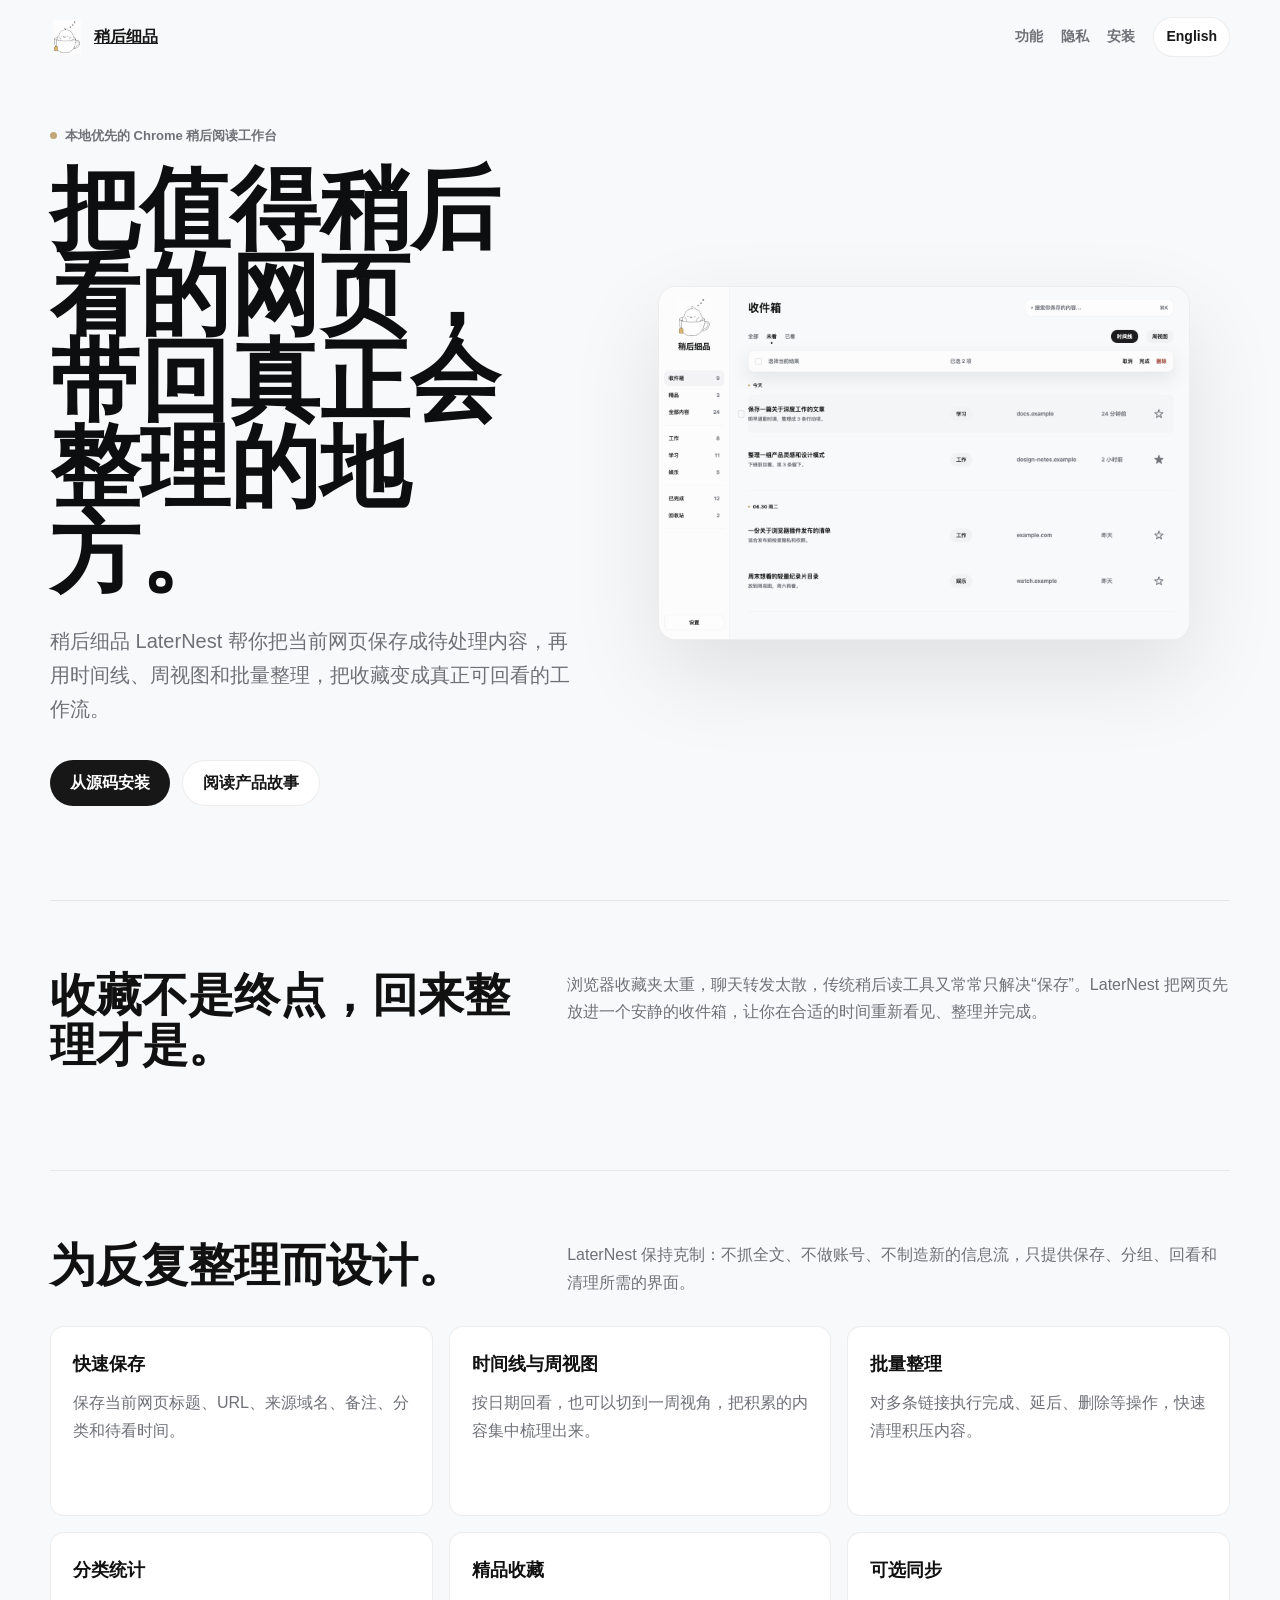
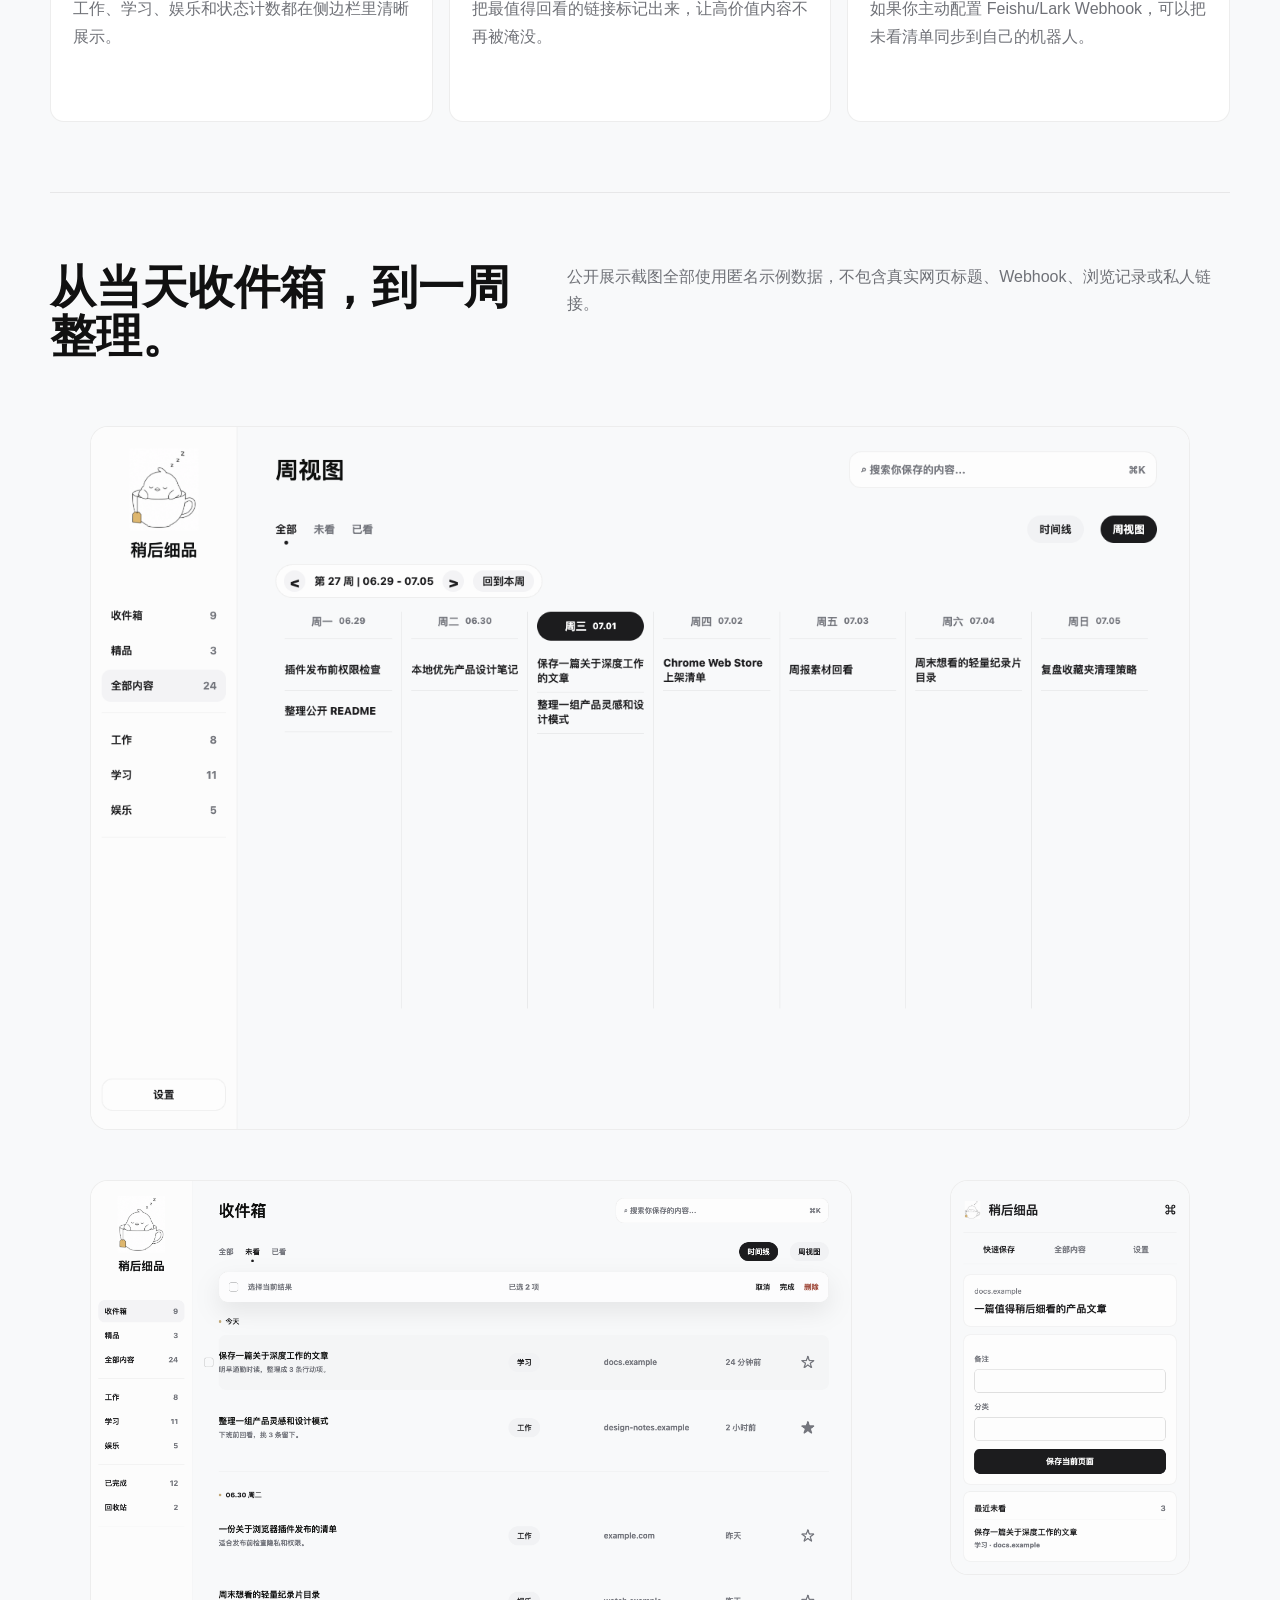
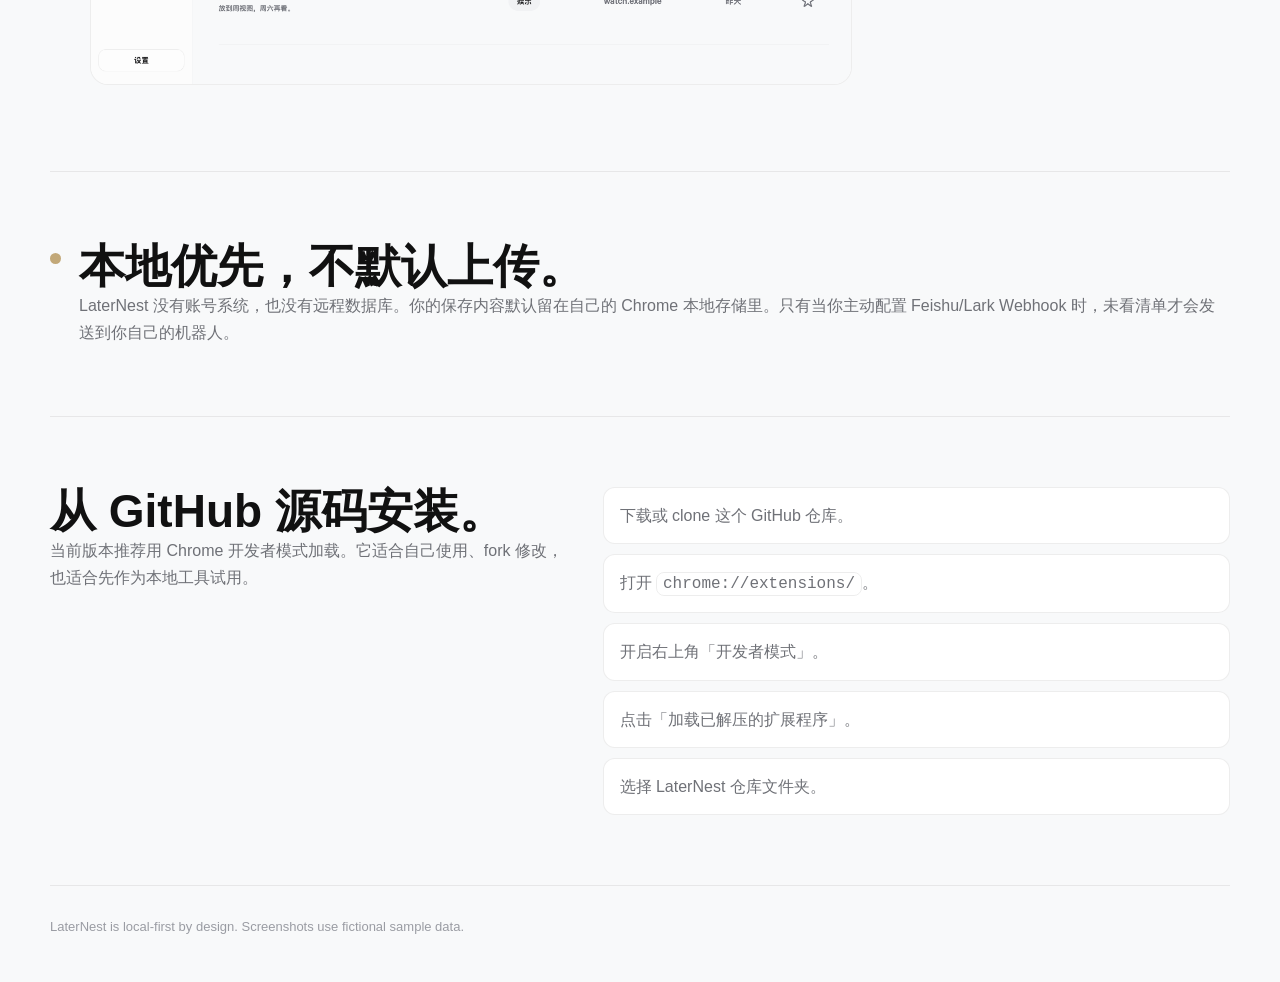
<file: docs/index.html>
<!doctype html>
<html lang="zh-CN">
  <head>
    <meta charset="utf-8">
    <meta name="viewport" content="width=device-width, initial-scale=1">
    <title>稍后细品 LaterNest | 本地优先的网页稍后阅读工作台</title>
    <style>
      :root {
        --bg: #f8f9fa;
        --surface: #ffffff;
        --ink: #171717;
        --muted: #6f7177;
        --faint: #9a9ca3;
        --gold: #c2a878;
        --line: rgba(0, 0, 0, 0.07);
        --soft: #f1f2f4;
      }

      * {
        box-sizing: border-box;
      }

      html {
        scroll-behavior: smooth;
      }

      body {
        margin: 0;
        background: var(--bg);
        color: var(--ink);
        font: 16px/1.7 -apple-system, BlinkMacSystemFont, "Segoe UI", "PingFang SC", sans-serif;
        letter-spacing: 0;
      }

      a {
        color: inherit;
      }

      .page {
        width: min(1180px, calc(100% - 40px));
        margin: 0 auto;
      }

      .topbar {
        display: flex;
        align-items: center;
        justify-content: space-between;
        min-height: 74px;
      }

      .brand {
        display: inline-flex;
        align-items: center;
        gap: 10px;
        font-weight: 850;
      }

      .brand img {
        width: 34px;
        height: 34px;
        object-fit: contain;
      }

      .nav {
        display: inline-flex;
        align-items: center;
        gap: 18px;
        color: var(--muted);
        font-size: 14px;
        font-weight: 750;
      }

      .nav a {
        text-decoration: none;
      }

      .lang {
        border: 1px solid var(--line);
        border-radius: 999px;
        background: var(--surface);
        padding: 7px 12px;
        color: var(--ink);
      }

      .hero {
        display: grid;
        grid-template-columns: minmax(0, 0.92fr) minmax(360px, 1.08fr);
        gap: 46px;
        align-items: center;
        min-height: calc(100vh - 74px);
        padding: 24px 0 72px;
      }

      .eyebrow {
        display: inline-flex;
        align-items: center;
        gap: 8px;
        color: var(--muted);
        font-size: 13px;
        font-weight: 800;
      }

      .eyebrow::before {
        content: "";
        width: 7px;
        height: 7px;
        border-radius: 50%;
        background: var(--gold);
      }

      h1 {
        max-width: 720px;
        margin: 18px 0 0;
        color: #0d0e0f;
        font-size: clamp(46px, 7vw, 92px);
        line-height: 0.96;
        letter-spacing: 0;
      }

      .lead {
        max-width: 640px;
        margin: 28px 0 0;
        color: var(--muted);
        font-size: 20px;
      }

      .actions {
        display: flex;
        flex-wrap: wrap;
        gap: 12px;
        margin-top: 34px;
      }

      .button {
        display: inline-flex;
        align-items: center;
        justify-content: center;
        min-height: 46px;
        border-radius: 999px;
        padding: 0 20px;
        background: var(--ink);
        color: #fff;
        font-weight: 800;
        text-decoration: none;
      }

      .button.secondary {
        border: 1px solid var(--line);
        background: var(--surface);
        color: var(--ink);
      }

      .hero-shot {
        overflow: hidden;
        border: 1px solid var(--line);
        border-radius: 18px;
        background: var(--surface);
        box-shadow: 0 34px 90px rgba(0, 0, 0, 0.1);
      }

      .hero-shot img {
        display: block;
        width: 100%;
      }

      .section {
        border-top: 1px solid var(--line);
        padding: 70px 0;
      }

      .section-header {
        display: grid;
        grid-template-columns: minmax(0, 0.72fr) minmax(0, 1fr);
        gap: 40px;
        margin-bottom: 30px;
      }

      h2 {
        margin: 0;
        color: #111;
        font-size: clamp(28px, 4vw, 46px);
        line-height: 1.08;
        letter-spacing: 0;
      }

      .section-header p,
      .feature p,
      .privacy p,
      .install p {
        margin: 0;
        color: var(--muted);
      }

      .feature-grid {
        display: grid;
        grid-template-columns: repeat(3, minmax(0, 1fr));
        gap: 16px;
      }

      .feature {
        min-height: 190px;
        border: 1px solid var(--line);
        border-radius: 14px;
        background: var(--surface);
        padding: 22px;
      }

      .feature strong {
        display: block;
        margin-bottom: 10px;
        color: #111;
        font-size: 18px;
      }

      .showcase {
        display: grid;
        gap: 18px;
      }

      .screenshot {
        overflow: hidden;
        border: 1px solid var(--line);
        border-radius: 18px;
        background: var(--surface);
      }

      .screenshot img {
        display: block;
        width: 100%;
      }

      .screenshot-row {
        display: grid;
        grid-template-columns: 1fr 0.38fr;
        gap: 18px;
        align-items: start;
      }

      .privacy {
        display: grid;
        grid-template-columns: 11px minmax(0, 1fr);
        gap: 18px;
      }

      .privacy-dot {
        width: 11px;
        height: 11px;
        border-radius: 50%;
        background: var(--gold);
        margin-top: 11px;
      }

      .install {
        display: grid;
        grid-template-columns: minmax(0, 0.82fr) minmax(0, 1fr);
        gap: 38px;
        align-items: start;
      }

      .steps {
        display: grid;
        gap: 10px;
        margin: 0;
        padding: 0;
        list-style: none;
      }

      .steps li {
        border: 1px solid var(--line);
        border-radius: 12px;
        background: var(--surface);
        padding: 14px 16px;
        color: var(--muted);
      }

      code {
        border: 1px solid var(--line);
        border-radius: 8px;
        background: var(--surface);
        padding: 2px 6px;
      }

      footer {
        border-top: 1px solid var(--line);
        color: var(--faint);
        padding: 30px 0 46px;
        font-size: 13px;
      }

      @media (max-width: 860px) {
        .page {
          width: min(100% - 28px, 1180px);
        }

        .nav {
          gap: 10px;
        }

        .hero,
        .section-header,
        .feature-grid,
        .screenshot-row,
        .install {
          grid-template-columns: 1fr;
        }

        .hero {
          min-height: auto;
          padding-top: 26px;
        }

        .section {
          padding: 48px 0;
        }
      }
    </style>
  </head>
  <body>
    <div class="page">
      <header class="topbar">
        <a class="brand" href="#">
          <img src="assets/laternest-logo.png" alt="">
          <span>稍后细品</span>
        </a>
        <nav class="nav" aria-label="页面导航">
          <a href="#features">功能</a>
          <a href="#privacy">隐私</a>
          <a href="#install">安装</a>
          <a class="lang" href="en.html">English</a>
        </nav>
      </header>

      <main>
        <section class="hero">
          <div>
            <span class="eyebrow">本地优先的 Chrome 稍后阅读工作台</span>
            <h1>把值得稍后看的网页，带回真正会整理的地方。</h1>
            <p class="lead">稍后细品 LaterNest 帮你把当前网页保存成待处理内容，再用时间线、周视图和批量整理，把收藏变成真正可回看的工作流。</p>
            <div class="actions">
              <a class="button" href="#install">从源码安装</a>
              <a class="button secondary" href="product-introduction.md">阅读产品故事</a>
            </div>
          </div>
          <figure class="hero-shot">
            <img src="assets/screenshot-dashboard-timeline.png" alt="LaterNest 时间线视图截图">
          </figure>
        </section>

        <section class="section">
          <div class="section-header">
            <h2>收藏不是终点，回来整理才是。</h2>
            <p>浏览器收藏夹太重，聊天转发太散，传统稍后读工具又常常只解决“保存”。LaterNest 把网页先放进一个安静的收件箱，让你在合适的时间重新看见、整理并完成。</p>
          </div>
        </section>

        <section class="section" id="features">
          <div class="section-header">
            <h2>为反复整理而设计。</h2>
            <p>LaterNest 保持克制：不抓全文、不做账号、不制造新的信息流，只提供保存、分组、回看和清理所需的界面。</p>
          </div>
          <div class="feature-grid">
            <article class="feature">
              <strong>快速保存</strong>
              <p>保存当前网页标题、URL、来源域名、备注、分类和待看时间。</p>
            </article>
            <article class="feature">
              <strong>时间线与周视图</strong>
              <p>按日期回看，也可以切到一周视角，把积累的内容集中梳理出来。</p>
            </article>
            <article class="feature">
              <strong>批量整理</strong>
              <p>对多条链接执行完成、延后、删除等操作，快速清理积压内容。</p>
            </article>
            <article class="feature">
              <strong>分类统计</strong>
              <p>工作、学习、娱乐和状态计数都在侧边栏里清晰展示。</p>
            </article>
            <article class="feature">
              <strong>精品收藏</strong>
              <p>把最值得回看的链接标记出来，让高价值内容不再被淹没。</p>
            </article>
            <article class="feature">
              <strong>可选同步</strong>
              <p>如果你主动配置 Feishu/Lark Webhook，可以把未看清单同步到自己的机器人。</p>
            </article>
          </div>
        </section>

        <section class="section showcase">
          <div class="section-header">
            <h2>从当天收件箱，到一周整理。</h2>
            <p>公开展示截图全部使用匿名示例数据，不包含真实网页标题、Webhook、浏览记录或私人链接。</p>
          </div>
          <figure class="screenshot">
            <img src="assets/screenshot-dashboard-week.png" alt="LaterNest 周视图截图">
          </figure>
          <div class="screenshot-row">
            <figure class="screenshot">
              <img src="assets/screenshot-dashboard-timeline.png" alt="LaterNest 时间线截图">
            </figure>
            <figure class="screenshot">
              <img src="assets/screenshot-popup.png" alt="LaterNest 弹窗截图">
            </figure>
          </div>
        </section>

        <section class="section privacy" id="privacy">
          <span class="privacy-dot" aria-hidden="true"></span>
          <div>
            <h2>本地优先，不默认上传。</h2>
            <p>LaterNest 没有账号系统，也没有远程数据库。你的保存内容默认留在自己的 Chrome 本地存储里。只有当你主动配置 Feishu/Lark Webhook 时，未看清单才会发送到你自己的机器人。</p>
          </div>
        </section>

        <section class="section install" id="install">
          <div>
            <h2>从 GitHub 源码安装。</h2>
            <p>当前版本推荐用 Chrome 开发者模式加载。它适合自己使用、fork 修改，也适合先作为本地工具试用。</p>
          </div>
          <ol class="steps">
            <li>下载或 clone 这个 GitHub 仓库。</li>
            <li>打开 <code>chrome://extensions/</code>。</li>
            <li>开启右上角「开发者模式」。</li>
            <li>点击「加载已解压的扩展程序」。</li>
            <li>选择 LaterNest 仓库文件夹。</li>
          </ol>
        </section>
      </main>

      <footer>
        LaterNest is local-first by design. Screenshots use fictional sample data.
      </footer>
    </div>
  </body>
</html>
</file>
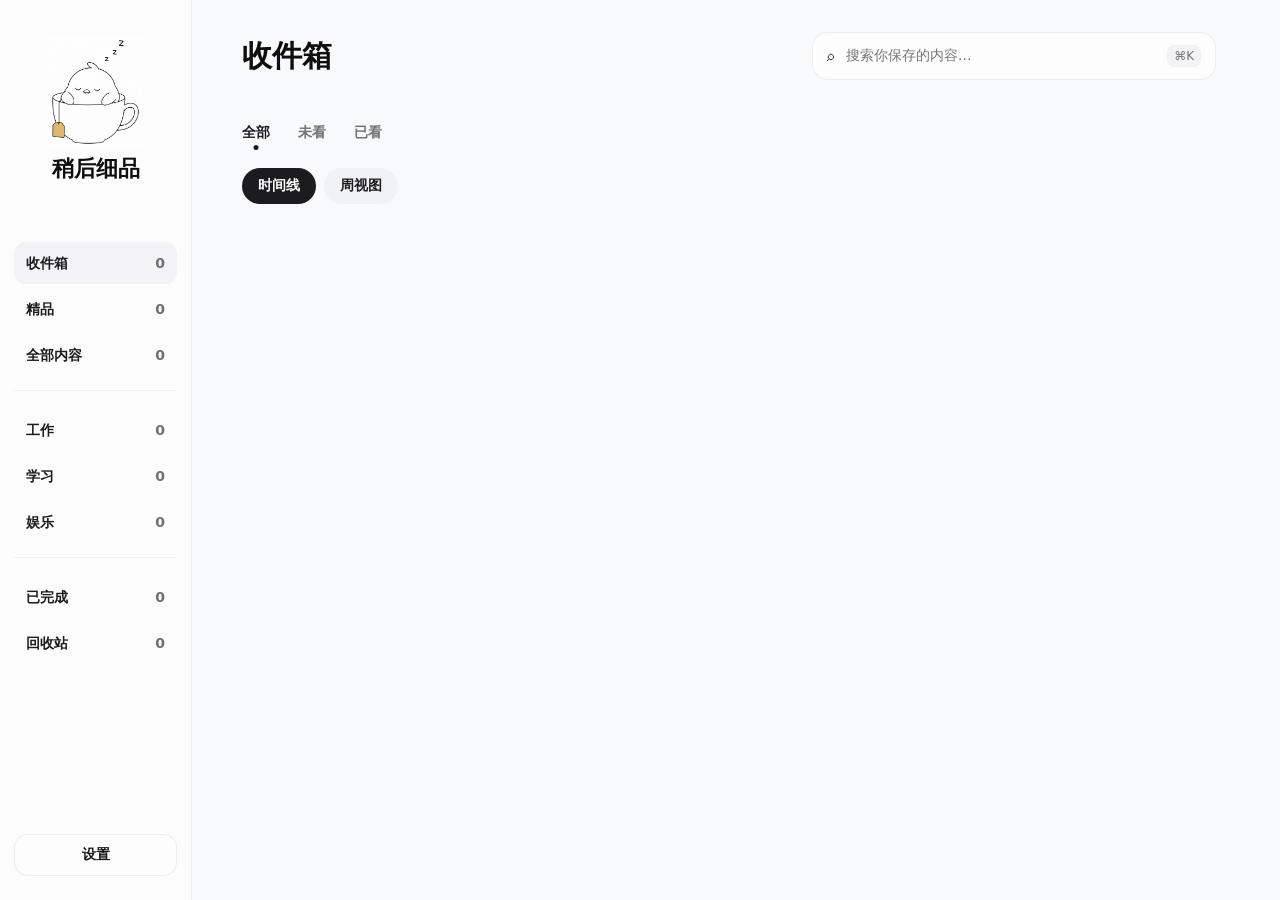
<file: dashboard.html>
<!doctype html>
<html lang="zh-CN">
  <head>
    <meta charset="utf-8">
    <meta name="viewport" content="width=device-width, initial-scale=1">
    <title>稍后细品 Dashboard</title>
    <link rel="icon" href="icons/icon48.png" type="image/png">
    <link rel="stylesheet" href="laternest-ui.css">
    <link rel="stylesheet" href="dashboard.css">
    <script src="shared.js" defer></script>
    <script src="dashboard.js" defer></script>
  </head>
  <body>
    <div class="ln-app-shell dashboard-container">
      <aside class="ln-sidebar sidebar" aria-label="主导航">
        <div class="ln-brand ln-brand-stack">
          <span class="ln-brand-mark" aria-hidden="true">
            <img src="assets/laternest-logo.png" alt="">
          </span>
          <span>稍后细品</span>
        </div>

        <nav class="ln-nav nav-menu">
          <section class="ln-nav-section">
            <button class="ln-nav-item sidebar-filter is-active" data-filter="pending" type="button">
              <span>收件箱</span><span class="ln-nav-count" id="pendingCount">0</span>
            </button>
            <button class="ln-nav-item sidebar-filter" data-filter="favorite" type="button">
              <span>精品</span><span class="ln-nav-count" id="favoriteCount">0</span>
            </button>
            <button class="ln-nav-item sidebar-filter" data-filter="all" type="button">
              <span>全部内容</span><span class="ln-nav-count" id="totalCount">0</span>
            </button>
          </section>

          <section class="ln-nav-section">
            <button class="ln-nav-item sidebar-category" data-category="work" type="button">
              <span>工作</span><span class="ln-nav-count" id="workCount">0</span>
            </button>
            <button class="ln-nav-item sidebar-category" data-category="study" type="button">
              <span>学习</span><span class="ln-nav-count" id="studyCount">0</span>
            </button>
            <button class="ln-nav-item sidebar-category" data-category="fun" type="button">
              <span>娱乐</span><span class="ln-nav-count" id="funCount">0</span>
            </button>
          </section>

          <section class="ln-nav-section">
            <button class="ln-nav-item sidebar-filter" data-filter="done" type="button">
              <span>已完成</span><span class="ln-nav-count" id="doneCount">0</span>
            </button>
            <button class="ln-nav-item sidebar-filter" data-filter="deleted" type="button">
              <span>回收站</span><span class="ln-nav-count" id="deletedCount">0</span>
            </button>
          </section>
        </nav>

        <div class="sidebar-footer">
          <button class="sidebar-settings-button" id="openOptions" type="button" aria-label="进入设置">
            <span>设置</span>
          </button>
        </div>
      </aside>

      <main class="ln-main content-area">
        <header class="ln-main-header content-header">
          <h1 class="ln-page-title page-title" id="pageTitle">收件箱</h1>
          <label class="ln-search search-bar" aria-label="搜索">
            <span aria-hidden="true">⌕</span>
            <input id="searchInput" type="search" placeholder="搜索你保存的内容...">
            <span class="ln-search-kbd">⌘K</span>
          </label>
        </header>

        <section class="content-meta" aria-label="统计">
          <article class="stat-flip-card" data-type="done">
            <span>已完成</span>
            <strong class="flip-number" id="completedTotal" data-value="0" aria-live="polite">
              <span class="flip-number-current">0</span>
              <span class="flip-number-next">0</span>
            </strong>
          </article>
          <article class="stat-flip-card" data-type="pending">
            <span>未看</span>
            <strong class="flip-number" id="allPending" data-value="0" aria-live="polite">
              <span class="flip-number-current">0</span>
              <span class="flip-number-next">0</span>
            </strong>
          </article>
        </section>

        <section class="filter-zone toolbar" aria-label="筛选与视图">
          <select id="categoryFilter" class="visually-hidden" aria-label="类别筛选">
            <option value="all">全部类别</option>
            <option value="work">工作</option>
            <option value="study">学习</option>
            <option value="fun">娱乐</option>
          </select>

          <div class="status-tabs" aria-label="内容类型">
            <button class="status-tab tab active" data-filter="all" type="button">全部</button>
            <button class="status-tab tab" data-filter="pending" type="button">未看</button>
            <button class="status-tab tab" data-filter="done" type="button">已看</button>
          </div>

          <div class="toolbar-container">
            <div class="view-switcher" aria-label="视图">
              <button class="view-btn view-button active" data-view="timeline" type="button">时间线</button>
              <button class="view-btn view-button" data-view="week" type="button">周视图</button>
            </div>
          </div>
        </section>

        <section class="ln-list-toolbar bulkbar collapsed" id="bulkbar" aria-live="polite">
          <label class="select-all">
            <input id="selectAll" type="checkbox">
            <span>选择当前结果</span>
          </label>
          <button class="ln-button ln-button-text" id="toggleBulkbar" type="button">批量操作</button>
          <div class="ln-list-tools bulk-panel" id="bulkPanel">
            <button class="ln-button ln-button-ghost" data-bulk-cancel type="button">取消</button>
            <button class="ln-button ln-button-ghost" data-bulk="done" type="button">完成</button>
            <button class="ln-button ln-button-ghost" data-bulk="restore" type="button" hidden>恢复</button>
            <button class="ln-button ln-button-ghost danger" data-bulk="delete" type="button">删除</button>
          </div>
        </section>

        <p class="ln-status status" id="status" role="status"></p>

        <section class="ln-list content-list" aria-label="内容列表">
          <div class="todo-list" id="todoList"></div>
        </section>
      </main>
    </div>
  </body>
</html>
</file>
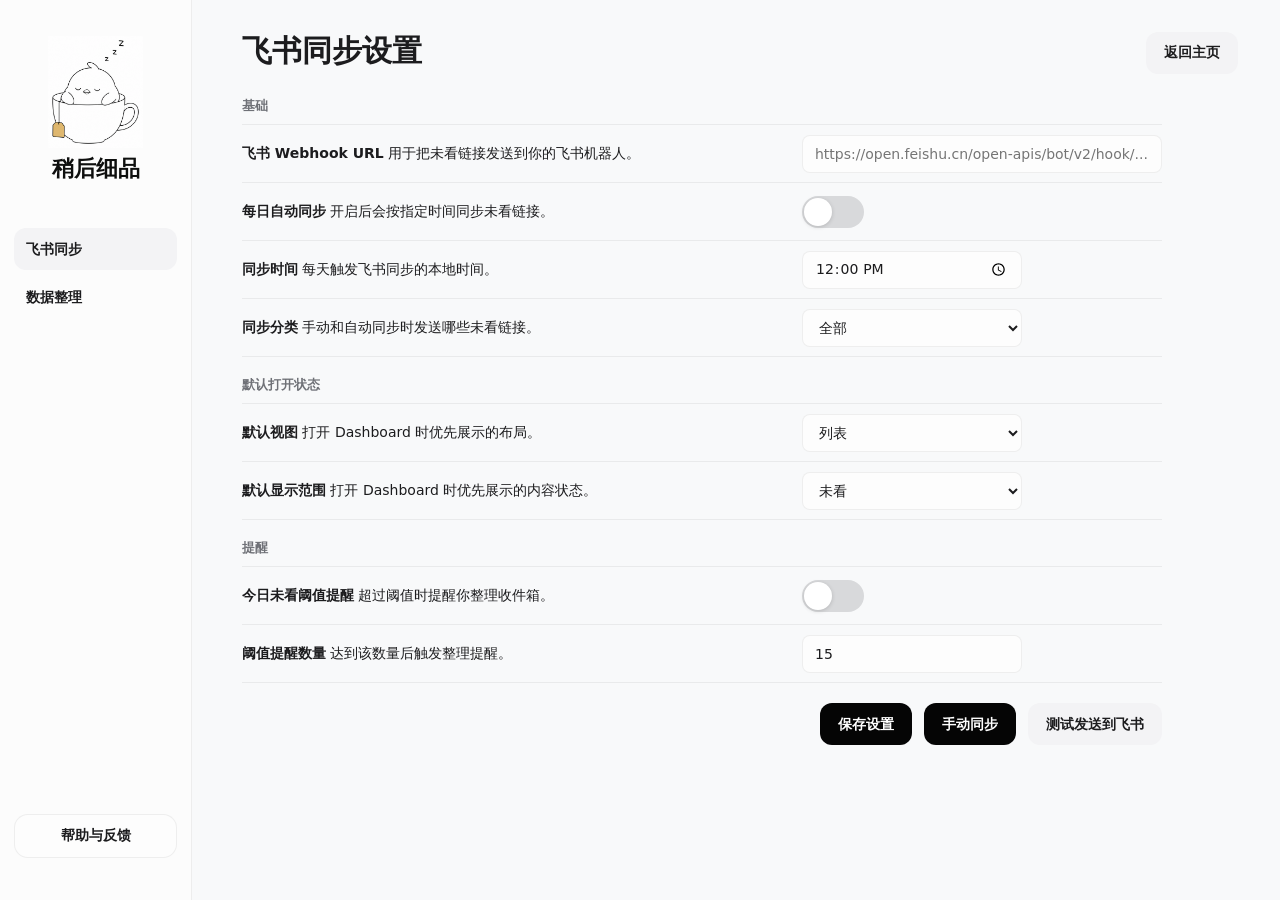
<file: options.html>
<!doctype html>
<html lang="zh-CN">
  <head>
    <meta charset="utf-8">
    <meta name="viewport" content="width=device-width, initial-scale=1">
    <title>飞书同步设置</title>
    <link rel="icon" href="icons/icon48.png" type="image/png">
    <link rel="stylesheet" href="laternest-ui.css">
    <link rel="stylesheet" href="options.css">
    <script src="shared.js" defer></script>
    <script src="options.js" defer></script>
  </head>
  <body>
    <main class="options-app">
      <aside class="settings-sidebar" aria-label="设置导航">
        <div class="ln-brand ln-brand-stack settings-brand">
          <span class="ln-logo" aria-hidden="true">
            <img src="assets/laternest-logo.png" alt="">
          </span>
          <strong>稍后细品</strong>
        </div>
        <nav class="settings-nav" aria-label="设置页面">
          <button class="settings-nav-item is-active" data-settings-page="sync" type="button">飞书同步</button>
          <button class="settings-nav-item" data-settings-page="cleanup" type="button">数据整理</button>
        </nav>
        <div class="settings-help">
          <button class="settings-help-button" id="showFeedback" type="button" aria-expanded="false" aria-controls="feedbackEmail">
            帮助与反馈
          </button>
          <p class="settings-feedback" id="feedbackEmail" hidden>
            请联系：<a href="mailto:jojozhang1214@163.com">jojozhang1214@163.com</a>
          </p>
        </div>
      </aside>

      <section class="settings-content">
        <header class="settings-header">
          <h1 id="settingsTitle">飞书同步设置</h1>
          <button class="ln-button ln-button-soft back-button" id="backHome" type="button">返回主页</button>
        </header>

        <form id="settingsForm" class="settings-panel settings-page is-active" data-settings-panel="sync">
          <section aria-labelledby="baseTitle">
            <h2 id="baseTitle">基础</h2>
            <div class="ln-setting-row">
              <div>
                <strong>飞书 Webhook URL</strong>
                <span>用于把未看链接发送到你的飞书机器人。</span>
              </div>
              <input class="ln-input" id="webhookUrl" type="url" placeholder="https://open.feishu.cn/open-apis/bot/v2/hook/...">
            </div>

            <div class="ln-setting-row">
              <div>
                <strong>每日自动同步</strong>
                <span>开启后会按指定时间同步未看链接。</span>
              </div>
              <label class="ln-toggle">
                <input id="dailySyncEnabled" type="checkbox">
                <span></span>
              </label>
            </div>

            <div class="ln-setting-row">
              <div>
                <strong>同步时间</strong>
                <span>每天触发飞书同步的本地时间。</span>
              </div>
              <input class="ln-input compact-control" id="dailySyncTime" type="time" value="12:00">
            </div>

            <div class="ln-setting-row">
              <div>
                <strong>同步分类</strong>
                <span>手动和自动同步时发送哪些未看链接。</span>
              </div>
              <select class="ln-select compact-control" id="syncCategory">
                <option value="all">全部</option>
                <option value="work">工作</option>
                <option value="study">学习</option>
                <option value="fun">娱乐</option>
              </select>
            </div>
          </section>

          <section aria-labelledby="dashboardTitle">
            <h2 id="dashboardTitle">默认打开状态</h2>
            <div class="ln-setting-row">
              <div>
                <strong>默认视图</strong>
                <span>打开 Dashboard 时优先展示的布局。</span>
              </div>
              <select class="ln-select compact-control" id="defaultView">
                <option value="list">列表</option>
                <option value="timeline">时间线</option>
                <option value="week">本周</option>
                <option value="board">分类</option>
              </select>
            </div>

            <div class="ln-setting-row">
              <div>
                <strong>默认显示范围</strong>
                <span>打开 Dashboard 时优先展示的内容状态。</span>
              </div>
              <select class="ln-select compact-control" id="defaultFilter">
                <option value="pending">未看</option>
                <option value="favorite">精品</option>
                <option value="done">已看</option>
                <option value="today">今日</option>
                <option value="week">本周</option>
                <option value="all">全部</option>
                <option value="deleted">回收站</option>
              </select>
            </div>
          </section>

          <section aria-labelledby="alertTitle">
            <h2 id="alertTitle">提醒</h2>
            <div class="ln-setting-row">
              <div>
                <strong>今日未看阈值提醒</strong>
                <span>超过阈值时提醒你整理收件箱。</span>
              </div>
              <label class="ln-toggle">
                <input id="thresholdAlertEnabled" type="checkbox">
                <span></span>
              </label>
            </div>

            <div class="ln-setting-row">
              <div>
                <strong>阈值提醒数量</strong>
                <span>达到该数量后触发整理提醒。</span>
              </div>
              <input class="ln-input compact-control" id="thresholdCount" type="number" min="1" step="1" value="15">
            </div>
          </section>

          <div class="settings-actions">
            <button class="ln-button ln-button-primary" type="submit">保存设置</button>
            <button class="ln-button ln-button-primary" id="manualSync" type="button">手动同步</button>
            <button class="ln-button ln-button-soft" id="testSend" type="button">测试发送到飞书</button>
          </div>
        </form>

        <section class="settings-panel settings-page" data-settings-panel="cleanup" hidden>
          <section aria-labelledby="cleanupTitle">
            <h2 id="cleanupTitle">数据整理</h2>
            <div class="ln-setting-row">
              <div>
                <strong>一键清空已看完</strong>
                <span>永久删除所有已完成内容，不影响未看和回收站。</span>
              </div>
              <button class="ln-button ln-button-ghost danger-action" id="clearDoneTodos" type="button">一键清空</button>
            </div>
          </section>
        </section>

        <p class="status" id="status" role="status"></p>
      </section>
    </main>
  </body>
</html>
</file>
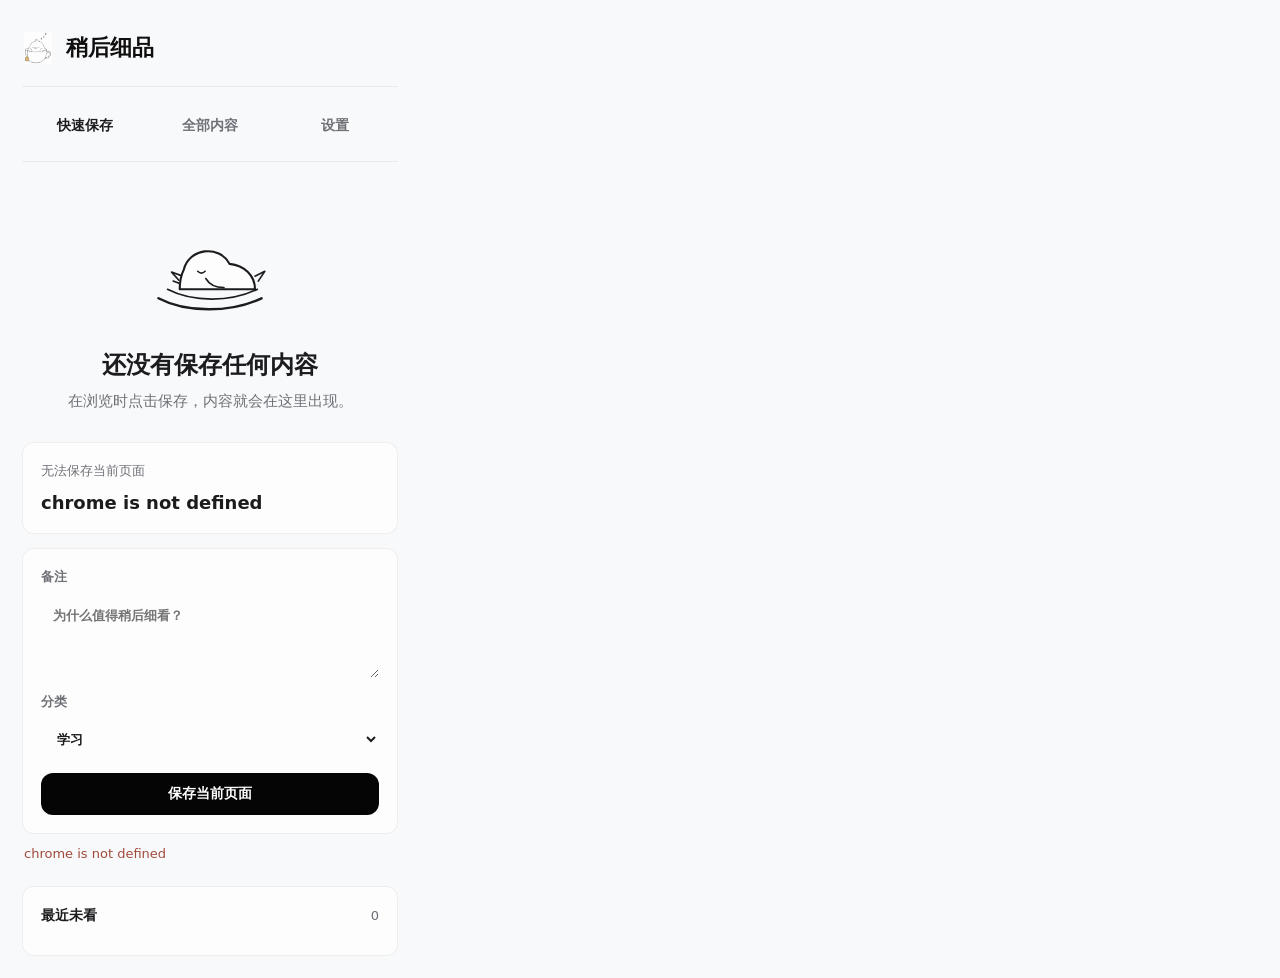
<file: popup.html>
<!doctype html>
<html lang="zh-CN">
  <head>
    <meta charset="utf-8">
    <meta name="viewport" content="width=device-width, initial-scale=1">
    <title>稍后细品</title>
    <link rel="icon" href="icons/icon48.png" type="image/png">
    <link rel="stylesheet" href="laternest-ui.css">
    <link rel="stylesheet" href="popup.css">
    <script src="shared.js" defer></script>
    <script src="popup.js" defer></script>
  </head>
  <body>
    <main class="popup-shell">
      <header class="popup-header">
        <div class="ln-brand">
          <span class="ln-logo" aria-hidden="true">
            <img src="assets/laternest-logo.png" alt="">
          </span>
          <strong>稍后细品</strong>
        </div>
      </header>

      <footer class="popup-footer">
        <button type="button" class="footer-nav is-active" id="quickSave">快速保存</button>
        <button type="button" class="footer-nav" id="openDashboard">全部内容</button>
        <button type="button" class="footer-nav" data-open-options>设置</button>
      </footer>

      <section class="popup-empty" id="emptyState" aria-label="空状态">
        <svg class="sleep-bird" viewBox="0 0 220 150" role="img" aria-label="睡在巢里的小鸟">
          <g class="zzz-group">
            <text class="zzz zzz-one" x="142" y="44">Z</text>
            <text class="zzz zzz-two" x="154" y="29">Z</text>
            <text class="zzz zzz-three" x="167" y="16">Z</text>
          </g>
          <path d="M47 103c34 18 88 18 126 0" fill="none" stroke="currentColor" stroke-width="3" stroke-linecap="round"/>
          <path d="M58 92c31 16 77 16 110 0" fill="none" stroke="currentColor" stroke-width="2" stroke-linecap="round"/>
          <path d="M65 82c26 12 68 13 96 0" fill="none" stroke="currentColor" stroke-width="2" stroke-linecap="round"/>
          <path d="M78 68c6-26 43-31 56-7 18 2 31 14 31 31H73c0-10 2-18 5-24Z" fill="var(--ln-surface)" stroke="currentColor" stroke-width="2.6" stroke-linejoin="round"/>
          <path d="M105 79c4 7 12 11 22 11" fill="none" stroke="currentColor" stroke-width="2.2" stroke-linecap="round"/>
          <path d="M95 70c3 3 6 3 9 0" fill="none" stroke="currentColor" stroke-width="2" stroke-linecap="round"/>
          <path d="M74 75l-11-4 9 10" fill="none" stroke="currentColor" stroke-width="2" stroke-linecap="round" stroke-linejoin="round"/>
          <path d="M165 76l12-6-8 12" fill="none" stroke="currentColor" stroke-width="2" stroke-linecap="round" stroke-linejoin="round"/>
        </svg>
        <h1>还没有保存任何内容</h1>
        <p>在浏览时点击保存，内容就会在这里出现。</p>
      </section>

      <section class="page-card" id="pageCard">
        <div class="page-card-top">
          <p class="domain" id="pageDomain">正在读取当前页面...</p>
          <span class="saved-badge" id="savedBadge" hidden>当前页面已保存</span>
        </div>
        <h2 id="pageTitle">稍候</h2>
      </section>

      <form id="saveForm" class="save-form">
        <label>
          <span>备注</span>
          <textarea id="noteInput" rows="3" placeholder="为什么值得稍后细看？"></textarea>
        </label>
        <div class="form-grid">
          <label>
            <span>分类</span>
            <select id="categoryInput">
              <option value="work">工作</option>
              <option value="study" selected>学习</option>
              <option value="fun">娱乐</option>
            </select>
          </label>
        </div>
        <button class="ln-button ln-button-primary" type="submit">保存当前页面</button>
      </form>

      <p class="status" id="status" role="status"></p>

      <section class="recent-section">
        <div class="section-title">
          <h2>最近未看</h2>
          <span id="recentCount">0</span>
        </div>
        <div class="recent-list" id="recentList"></div>
      </section>
    </main>
  </body>
</html>
</file>
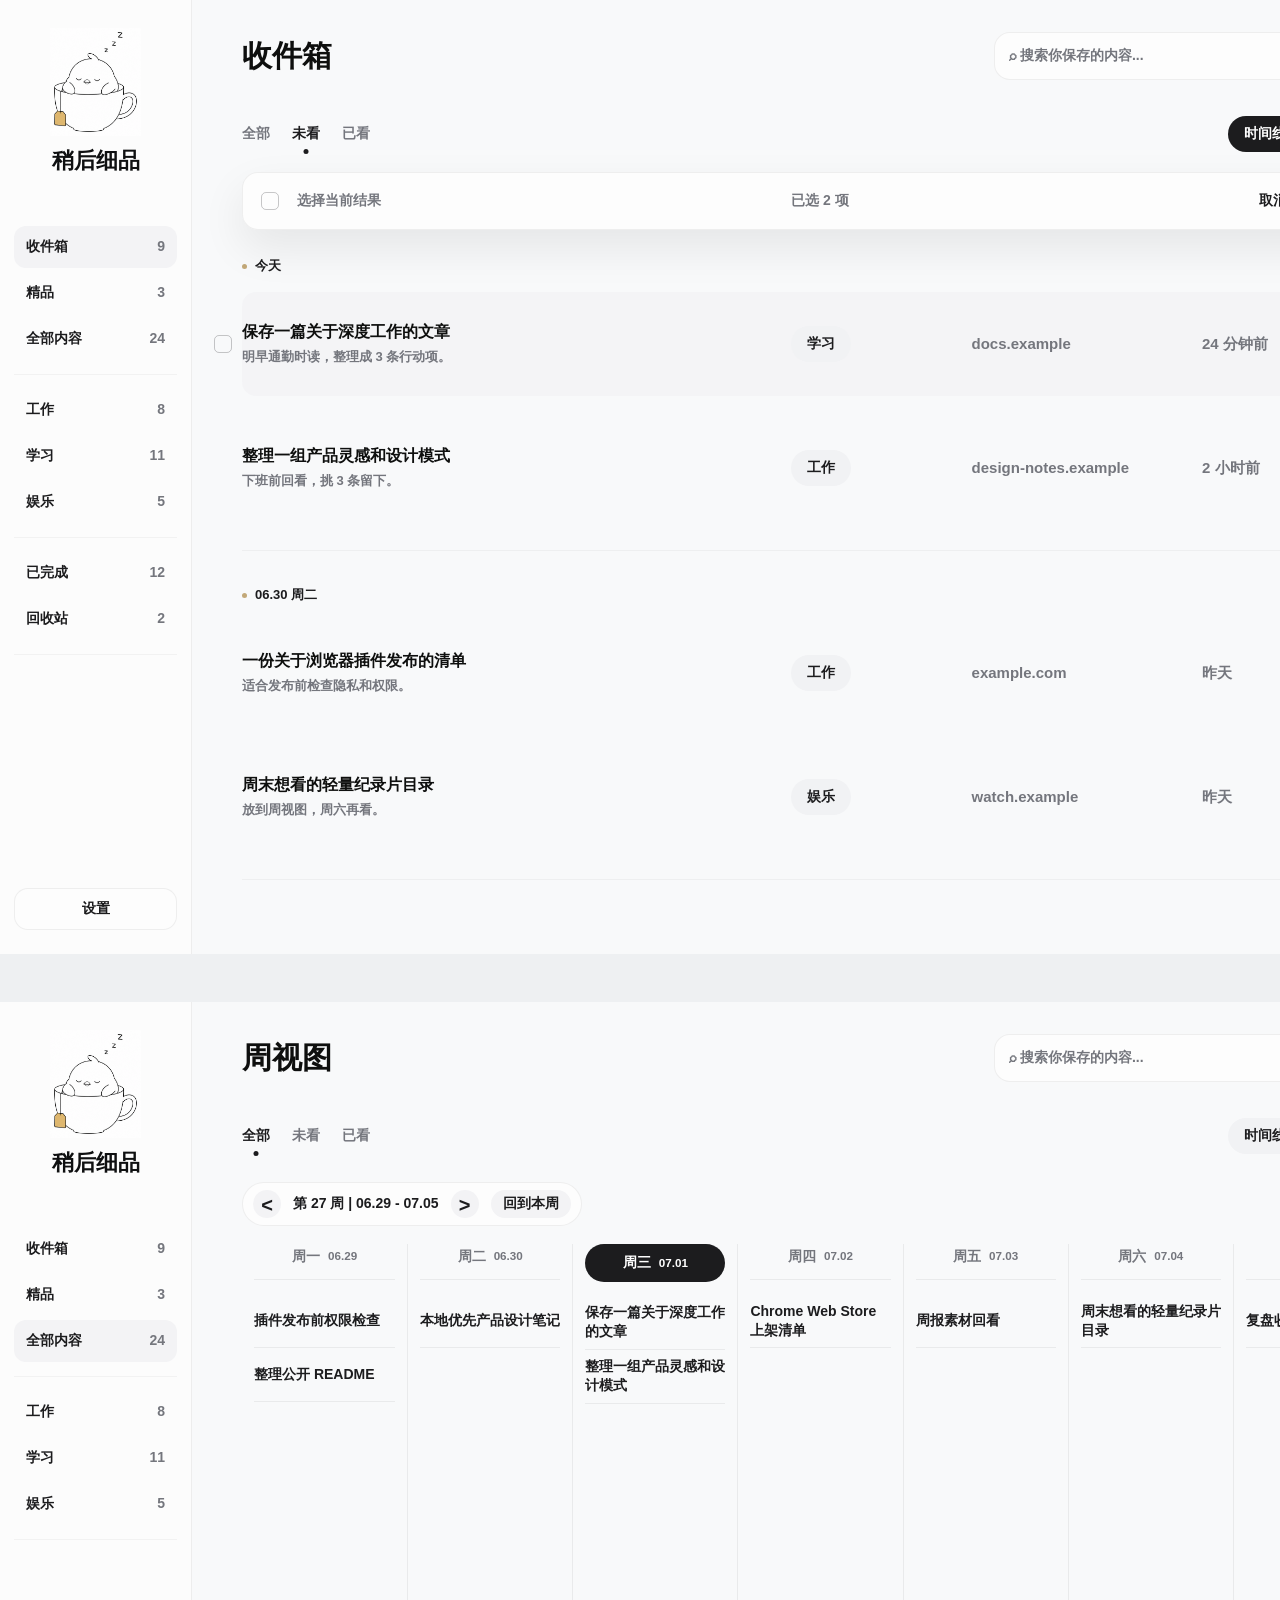
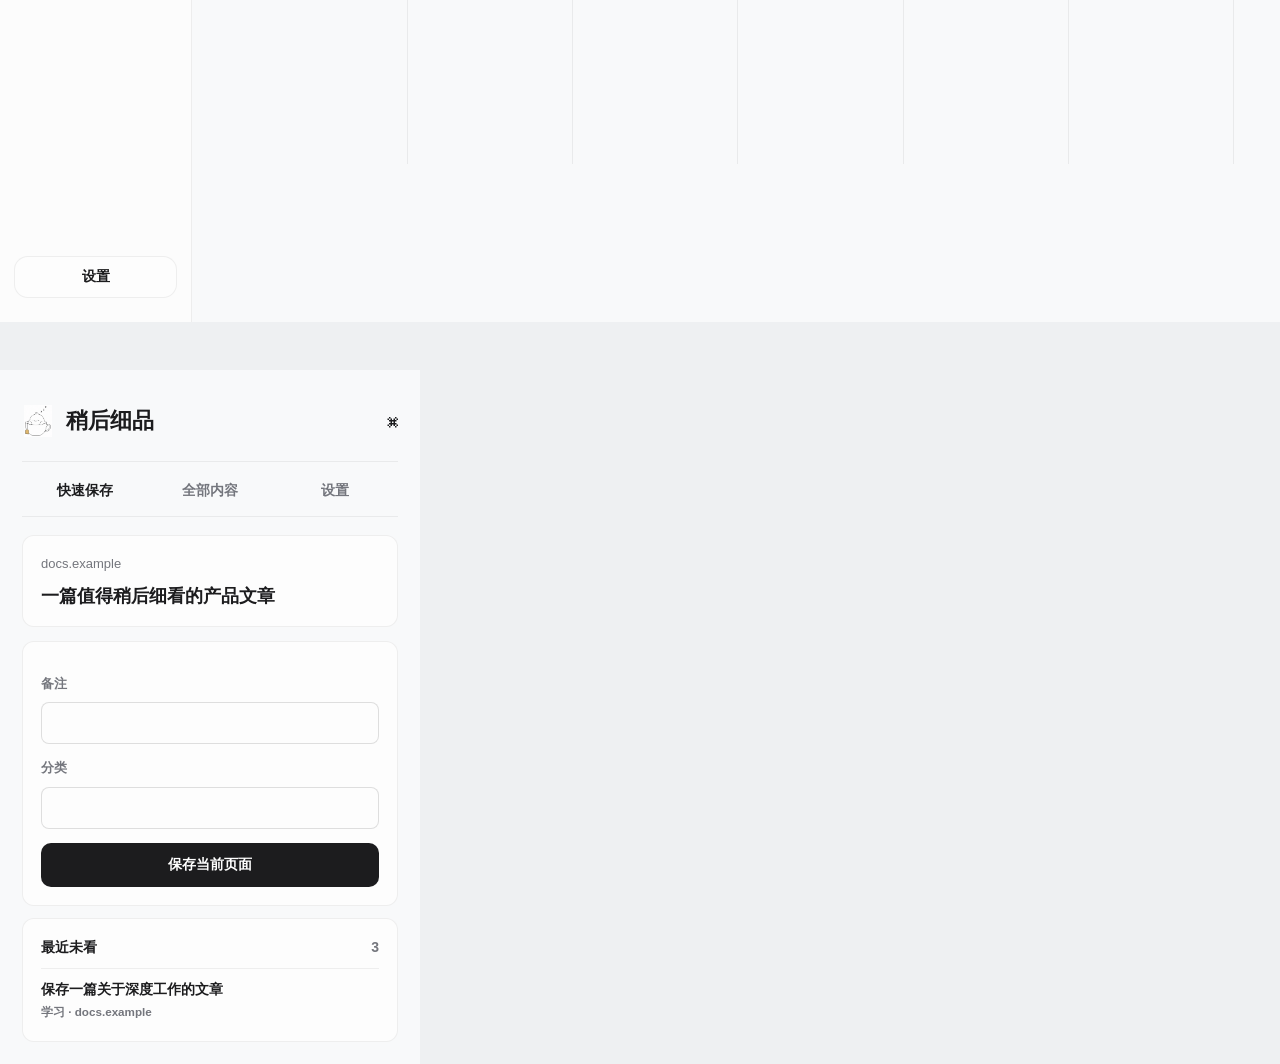
<file: docs/demo-dashboard.html>
<!doctype html>
<html lang="zh-CN">
  <head>
    <meta charset="utf-8">
    <meta name="viewport" content="width=device-width, initial-scale=1">
    <title>LaterNest Demo Screens</title>
    <style>
      :root {
        --bg: #f8f9fa;
        --surface: #fdfdfd;
        --ink: #1c1c1e;
        --muted: #74767d;
        --faint: #9a9ca3;
        --gold: #c2a878;
        --line: rgba(0, 0, 0, 0.06);
        --line-soft: rgba(0, 0, 0, 0.04);
        --selected: #f3f3f5;
      }

      * {
        box-sizing: border-box;
      }

      body {
        margin: 0;
        background: #eef0f2;
        color: var(--ink);
        font: 14px/1.55 -apple-system, BlinkMacSystemFont, "Segoe UI", "PingFang SC", sans-serif;
        letter-spacing: 0;
      }

      a {
        color: inherit;
        text-decoration: none;
      }

      .screen {
        width: 1440px;
        min-height: 920px;
        background: var(--bg);
      }

      .app-shell {
        display: grid;
        grid-template-columns: 192px minmax(0, 1fr);
        min-height: 920px;
      }

      .sidebar {
        display: flex;
        flex-direction: column;
        border-right: 1px solid var(--line);
        background: color-mix(in srgb, var(--surface) 82%, var(--bg) 18%);
        padding: 28px 14px 24px;
      }

      .brand {
        display: flex;
        flex-direction: column;
        align-items: center;
        gap: 8px;
        width: 100%;
        margin-bottom: 34px;
        color: #0f1011;
        font-size: 22px;
        font-weight: 850;
      }

      .brand img {
        width: 92px;
        height: 108px;
        object-fit: contain;
      }

      .nav-section {
        display: grid;
        gap: 4px;
        padding: 14px 0;
        border-bottom: 1px solid var(--line-soft);
      }

      .nav-item {
        display: grid;
        grid-template-columns: minmax(0, 1fr) auto;
        align-items: center;
        min-height: 42px;
        border-radius: 12px;
        color: var(--ink);
        font-weight: 760;
        padding: 0 12px;
      }

      .nav-item.is-active {
        background: var(--selected);
      }

      .count {
        color: var(--muted);
        font-weight: 700;
      }

      .settings {
        margin-top: auto;
        min-height: 42px;
        border: 1px solid var(--line);
        border-radius: 14px;
        background: var(--surface);
        display: grid;
        place-items: center;
        font-weight: 800;
      }

      .main {
        min-width: 0;
        padding: 32px 42px 44px 50px;
      }

      .header {
        display: grid;
        grid-template-columns: minmax(0, 1fr) 404px;
        align-items: center;
        gap: 22px;
      }

      .title {
        margin: 0;
        color: #0e0f0e;
        font-size: 30px;
        font-weight: 850;
        line-height: 1.25;
      }

      .search {
        min-height: 48px;
        border: 1px solid var(--line);
        border-radius: 16px;
        background: var(--surface);
        display: flex;
        align-items: center;
        gap: 10px;
        padding: 0 14px;
        color: var(--muted);
        font-weight: 650;
      }

      .tabs {
        display: flex;
        align-items: center;
        justify-content: space-between;
        margin: 36px 0 28px;
      }

      .status-tabs,
      .view-tabs {
        display: inline-flex;
        align-items: center;
        gap: 22px;
      }

      .status-tab {
        position: relative;
        color: var(--muted);
        font-weight: 800;
      }

      .status-tab.active {
        color: var(--ink);
      }

      .status-tab.active::after {
        content: "";
        position: absolute;
        left: 50%;
        bottom: -9px;
        width: 5px;
        height: 5px;
        border-radius: 50%;
        background: var(--ink);
        transform: translateX(-50%);
      }

      .view-tab {
        min-height: 36px;
        border-radius: 999px;
        background: #f1f2f4;
        display: inline-flex;
        align-items: center;
        padding: 0 16px;
        font-weight: 800;
      }

      .view-tab.active {
        background: var(--ink);
        color: #fff;
      }

      .bulkbar {
        position: sticky;
        top: 16px;
        z-index: 5;
        display: flex;
        align-items: center;
        justify-content: space-between;
        height: 58px;
        border: 1px solid var(--line);
        border-radius: 16px;
        background: rgba(253, 253, 253, 0.9);
        box-shadow: 0 18px 44px rgba(0, 0, 0, 0.08);
        padding: 0 18px;
        margin: -8px 0 22px;
        backdrop-filter: blur(18px);
      }

      .bulk-left,
      .bulk-actions {
        display: flex;
        align-items: center;
        gap: 18px;
      }

      .bulk-left {
        color: var(--muted);
        font-weight: 760;
      }

      .checkbox {
        width: 18px;
        height: 18px;
        border: 1px solid rgba(28, 28, 30, 0.24);
        border-radius: 5px;
      }

      .bulk-selected {
        color: var(--muted);
        font-weight: 800;
      }

      .bulk-actions span {
        font-weight: 800;
      }

      .bulk-actions span:last-child {
        color: #a04a3b;
      }

      .timeline {
        display: grid;
      }

      .timeline-section {
        display: grid;
        gap: 12px;
        padding: 0 0 30px;
        border-bottom: 1px solid rgba(0, 0, 0, 0.04);
        margin-bottom: 30px;
      }

      .date {
        position: sticky;
        top: 32px;
        z-index: 2;
        display: inline-flex;
        align-items: center;
        gap: 8px;
        min-height: 28px;
      }

      .date-dot {
        width: 5px;
        height: 5px;
        border-radius: 50%;
        background: var(--gold);
      }

      .date strong {
        color: var(--ink);
        font-size: 13px;
        font-weight: 760;
      }

      .stack {
        display: grid;
        gap: 20px;
      }

      .row {
        position: relative;
        display: grid;
        grid-template-columns: minmax(320px, 1.8fr) minmax(96px, 0.55fr) minmax(170px, 0.72fr) minmax(110px, 0.42fr) 54px;
        align-items: center;
        gap: 18px;
        min-height: 104px;
        border-radius: 14px;
        transition: background 160ms ease;
      }

      .row:hover,
      .row.is-selected {
        background: color-mix(in srgb, var(--selected) 72%, transparent);
      }

      .row-check {
        position: absolute;
        left: -28px;
        top: 50%;
        opacity: 0;
        transform: translateY(-50%);
      }

      .row.is-selected .row-check {
        opacity: 1;
      }

      .row h3 {
        overflow: hidden;
        margin: 0;
        color: #0e0f0e;
        font-size: 16px;
        line-height: 1.35;
        text-overflow: ellipsis;
        white-space: nowrap;
      }

      .row p {
        margin: 4px 0 0;
        color: var(--muted);
        font-size: 13px;
        font-weight: 650;
      }

      .pill {
        justify-self: start;
        border-radius: 999px;
        background: #f1f2f4;
        padding: 7px 16px;
        font-weight: 800;
      }

      .domain,
      .time {
        color: var(--muted);
        font-size: 15px;
        font-weight: 650;
      }

      .star {
        color: var(--muted);
        font-size: 28px;
        line-height: 1;
      }

      .week-header {
        display: inline-flex;
        align-items: center;
        justify-self: start;
        gap: 12px;
        border: 1px solid var(--line);
        border-radius: 999px;
        background: var(--surface);
        padding: 7px 10px;
        margin-bottom: 18px;
      }

      .week-nav {
        width: 28px;
        height: 28px;
        border-radius: 50%;
        background: var(--selected);
        display: grid;
        place-items: center;
        font-size: 20px;
        font-weight: 800;
      }

      .week-current {
        min-height: 28px;
        border-radius: 999px;
        background: var(--selected);
        display: inline-flex;
        align-items: center;
        padding: 0 12px;
        font-weight: 800;
      }

      .week-grid {
        display: grid;
        grid-template-columns: repeat(7, minmax(142px, 1fr));
        overflow: hidden;
      }

      .week-column {
        min-height: 520px;
        border-left: 1px solid var(--line);
        padding: 0 12px 16px;
      }

      .week-column:first-child {
        border-left: 0;
      }

      .week-column h2 {
        display: inline-flex;
        align-items: center;
        justify-content: center;
        gap: 8px;
        width: 100%;
        min-height: 36px;
        border-bottom: 1px solid var(--line);
        color: var(--muted);
        margin: 0 0 14px;
        padding: 0 0 10px;
        font-size: 14px;
      }

      .week-column.today h2 {
        border-bottom: 0;
        border-radius: 999px;
        background: var(--ink);
        color: #fff;
        padding: 8px 12px;
      }

      .week-card {
        height: 54px;
        border-bottom: 1px solid var(--line);
        display: flex;
        align-items: center;
        overflow: hidden;
        font-weight: 760;
        line-height: 1.35;
      }

      .popup-shot {
        width: 420px;
        min-height: 620px;
        background: var(--bg);
        padding: 22px;
      }

      .popup-header {
        display: flex;
        align-items: center;
        justify-content: space-between;
        border-bottom: 1px solid var(--line);
        padding: 10px 0 22px;
      }

      .popup-brand {
        display: flex;
        align-items: center;
        gap: 12px;
        font-size: 22px;
        font-weight: 850;
      }

      .popup-brand img {
        width: 32px;
        height: 32px;
        object-fit: contain;
      }

      .popup-footer {
        display: grid;
        grid-template-columns: repeat(3, 1fr);
        border-bottom: 1px solid var(--line);
        margin: 18px 0;
        padding-bottom: 14px;
      }

      .footer-tab {
        color: var(--muted);
        font-weight: 800;
        text-align: center;
      }

      .footer-tab.active {
        color: var(--ink);
      }

      .page-card,
      .save-form,
      .recent {
        border: 1px solid var(--line);
        border-radius: 12px;
        background: var(--surface);
        padding: 18px;
      }

      .page-card h2 {
        margin: 10px 0 0;
        font-size: 18px;
        line-height: 1.35;
      }

      .form-field {
        display: grid;
        gap: 8px;
        margin-top: 14px;
        color: var(--muted);
        font-size: 13px;
        font-weight: 760;
      }

      .input {
        min-height: 42px;
        border: 1px solid rgba(0, 0, 0, 0.12);
        border-radius: 8px;
        background: var(--surface);
      }

      .primary {
        display: grid;
        place-items: center;
        min-height: 44px;
        border-radius: 10px;
        background: var(--ink);
        color: #fff;
        font-weight: 850;
        margin-top: 14px;
      }

      .recent {
        margin-top: 12px;
      }

      .recent h2 {
        margin: 0 0 10px;
        font-size: 14px;
      }

      .recent-item {
        border-top: 1px solid var(--line);
        padding-top: 10px;
        font-weight: 760;
      }

      .capture {
        margin: 0;
      }

      .capture + .capture {
        margin-top: 48px;
      }
    </style>
  </head>
  <body>
    <section class="capture screen" id="timeline-shot" aria-label="LaterNest timeline demo">
      <div class="app-shell">
        <aside class="sidebar">
          <div class="brand">
            <img src="assets/laternest-logo.png" alt="">
            <span>稍后细品</span>
          </div>
          <nav>
            <div class="nav-section">
              <div class="nav-item is-active"><span>收件箱</span><span class="count">9</span></div>
              <div class="nav-item"><span>精品</span><span class="count">3</span></div>
              <div class="nav-item"><span>全部内容</span><span class="count">24</span></div>
            </div>
            <div class="nav-section">
              <div class="nav-item"><span>工作</span><span class="count">8</span></div>
              <div class="nav-item"><span>学习</span><span class="count">11</span></div>
              <div class="nav-item"><span>娱乐</span><span class="count">5</span></div>
            </div>
            <div class="nav-section">
              <div class="nav-item"><span>已完成</span><span class="count">12</span></div>
              <div class="nav-item"><span>回收站</span><span class="count">2</span></div>
            </div>
          </nav>
          <div class="settings">设置</div>
        </aside>
        <main class="main">
          <header class="header">
            <h1 class="title">收件箱</h1>
            <div class="search">⌕ 搜索你保存的内容... <span style="margin-left:auto">⌘K</span></div>
          </header>
          <div class="tabs">
            <div class="status-tabs">
              <span class="status-tab">全部</span>
              <span class="status-tab active">未看</span>
              <span class="status-tab">已看</span>
            </div>
            <div class="view-tabs">
              <span class="view-tab active">时间线</span>
              <span class="view-tab">周视图</span>
            </div>
          </div>
          <section class="bulkbar">
            <div class="bulk-left"><span class="checkbox"></span><span>选择当前结果</span></div>
            <span class="bulk-selected">已选 2 项</span>
            <div class="bulk-actions"><span>取消</span><span>完成</span><span>删除</span></div>
          </section>
          <div class="timeline">
            <section class="timeline-section">
              <div class="date"><span class="date-dot"></span><strong>今天</strong></div>
              <div class="stack">
                <article class="row is-selected">
                  <span class="row-check checkbox"></span>
                  <div><h3>保存一篇关于深度工作的文章</h3><p>明早通勤时读，整理成 3 条行动项。</p></div>
                  <span class="pill">学习</span><span class="domain">docs.example</span><span class="time">24 分钟前</span><span class="star">☆</span>
                </article>
                <article class="row">
                  <span class="row-check checkbox"></span>
                  <div><h3>整理一组产品灵感和设计模式</h3><p>下班前回看，挑 3 条留下。</p></div>
                  <span class="pill">工作</span><span class="domain">design-notes.example</span><span class="time">2 小时前</span><span class="star">★</span>
                </article>
              </div>
            </section>
            <section class="timeline-section">
              <div class="date"><span class="date-dot"></span><strong>06.30 周二</strong></div>
              <div class="stack">
                <article class="row">
                  <span class="row-check checkbox"></span>
                  <div><h3>一份关于浏览器插件发布的清单</h3><p>适合发布前检查隐私和权限。</p></div>
                  <span class="pill">工作</span><span class="domain">example.com</span><span class="time">昨天</span><span class="star">☆</span>
                </article>
                <article class="row">
                  <span class="row-check checkbox"></span>
                  <div><h3>周末想看的轻量纪录片目录</h3><p>放到周视图，周六再看。</p></div>
                  <span class="pill">娱乐</span><span class="domain">watch.example</span><span class="time">昨天</span><span class="star">☆</span>
                </article>
              </div>
            </section>
          </div>
        </main>
      </div>
    </section>

    <section class="capture screen" id="week-shot" aria-label="LaterNest week demo">
      <div class="app-shell">
        <aside class="sidebar">
          <div class="brand">
            <img src="assets/laternest-logo.png" alt="">
            <span>稍后细品</span>
          </div>
          <nav>
            <div class="nav-section">
              <div class="nav-item"><span>收件箱</span><span class="count">9</span></div>
              <div class="nav-item"><span>精品</span><span class="count">3</span></div>
              <div class="nav-item is-active"><span>全部内容</span><span class="count">24</span></div>
            </div>
            <div class="nav-section">
              <div class="nav-item"><span>工作</span><span class="count">8</span></div>
              <div class="nav-item"><span>学习</span><span class="count">11</span></div>
              <div class="nav-item"><span>娱乐</span><span class="count">5</span></div>
            </div>
          </nav>
          <div class="settings">设置</div>
        </aside>
        <main class="main">
          <header class="header">
            <h1 class="title">周视图</h1>
            <div class="search">⌕ 搜索你保存的内容... <span style="margin-left:auto">⌘K</span></div>
          </header>
          <div class="tabs">
            <div class="status-tabs">
              <span class="status-tab active">全部</span>
              <span class="status-tab">未看</span>
              <span class="status-tab">已看</span>
            </div>
            <div class="view-tabs">
              <span class="view-tab">时间线</span>
              <span class="view-tab active">周视图</span>
            </div>
          </div>
          <div class="week-header">
            <span class="week-nav">&lt;</span>
            <strong>第 27 周 | 06.29 - 07.05</strong>
            <span class="week-nav">&gt;</span>
            <span class="week-current">回到本周</span>
          </div>
          <section class="week-grid">
            <div class="week-column"><h2>周一 <small>06.29</small></h2><div class="week-card">插件发布前权限检查</div><div class="week-card">整理公开 README</div></div>
            <div class="week-column"><h2>周二 <small>06.30</small></h2><div class="week-card">本地优先产品设计笔记</div></div>
            <div class="week-column today"><h2>周三 <small>07.01</small></h2><div class="week-card">保存一篇关于深度工作的文章</div><div class="week-card">整理一组产品灵感和设计模式</div></div>
            <div class="week-column"><h2>周四 <small>07.02</small></h2><div class="week-card">Chrome Web Store 上架清单</div></div>
            <div class="week-column"><h2>周五 <small>07.03</small></h2><div class="week-card">周报素材回看</div></div>
            <div class="week-column"><h2>周六 <small>07.04</small></h2><div class="week-card">周末想看的轻量纪录片目录</div></div>
            <div class="week-column"><h2>周日 <small>07.05</small></h2><div class="week-card">复盘收藏夹清理策略</div></div>
          </section>
        </main>
      </div>
    </section>

    <section class="capture popup-shot" id="popup-shot" aria-label="LaterNest popup demo">
      <header class="popup-header">
        <div class="popup-brand"><img src="assets/laternest-logo.png" alt=""><strong>稍后细品</strong></div>
        <span style="font-size:24px">⌘</span>
      </header>
      <nav class="popup-footer">
        <span class="footer-tab active">快速保存</span>
        <span class="footer-tab">全部内容</span>
        <span class="footer-tab">设置</span>
      </nav>
      <section class="page-card">
        <p style="margin:0;color:var(--muted);font-size:13px">docs.example</p>
        <h2>一篇值得稍后细看的产品文章</h2>
      </section>
      <section class="save-form" style="margin-top:14px">
        <div class="form-field"><span>备注</span><div class="input"></div></div>
        <div style="display:grid;grid-template-columns:1fr;gap:12px">
          <div class="form-field"><span>分类</span><div class="input"></div></div>
        </div>
        <div class="primary">保存当前页面</div>
      </section>
      <section class="recent">
        <h2>最近未看 <span style="float:right;color:var(--muted)">3</span></h2>
        <div class="recent-item">保存一篇关于深度工作的文章<br><small style="color:var(--muted)">学习 · docs.example</small></div>
      </section>
    </section>
  </body>
</html>
</file>
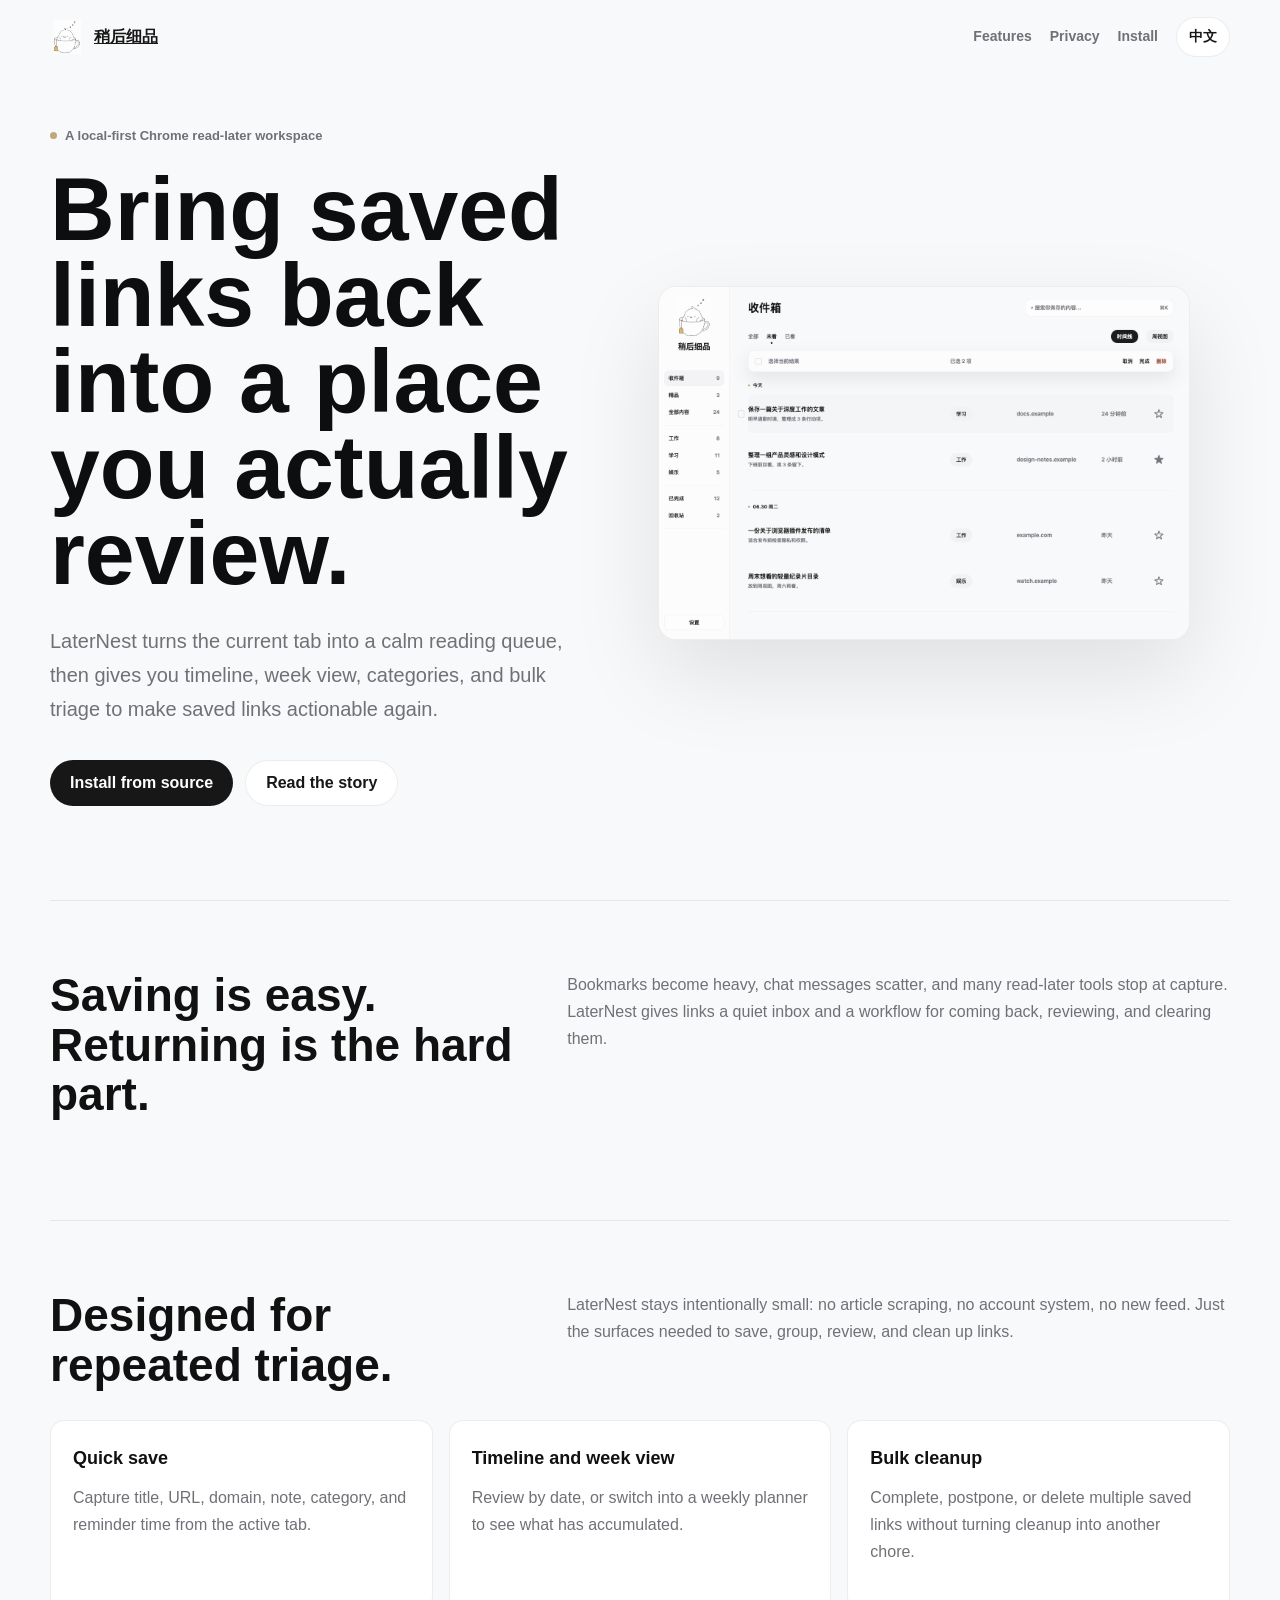
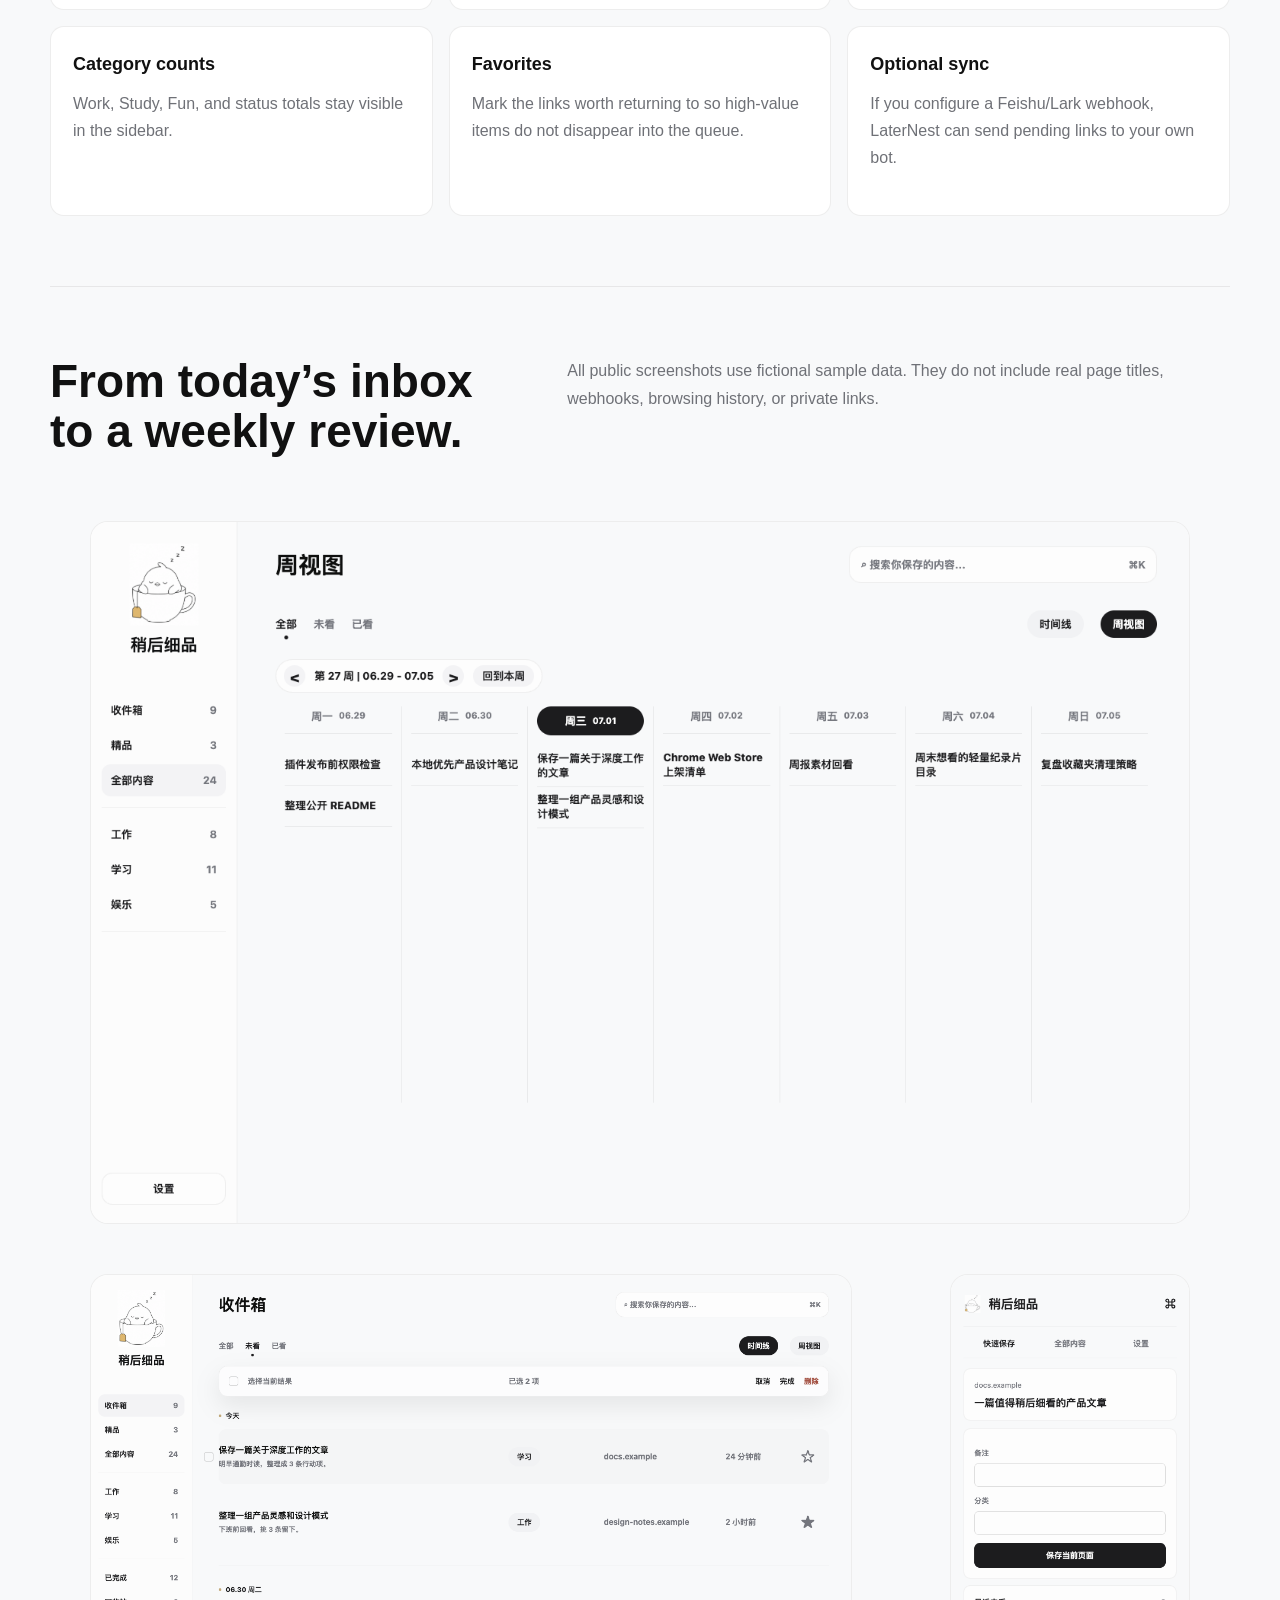
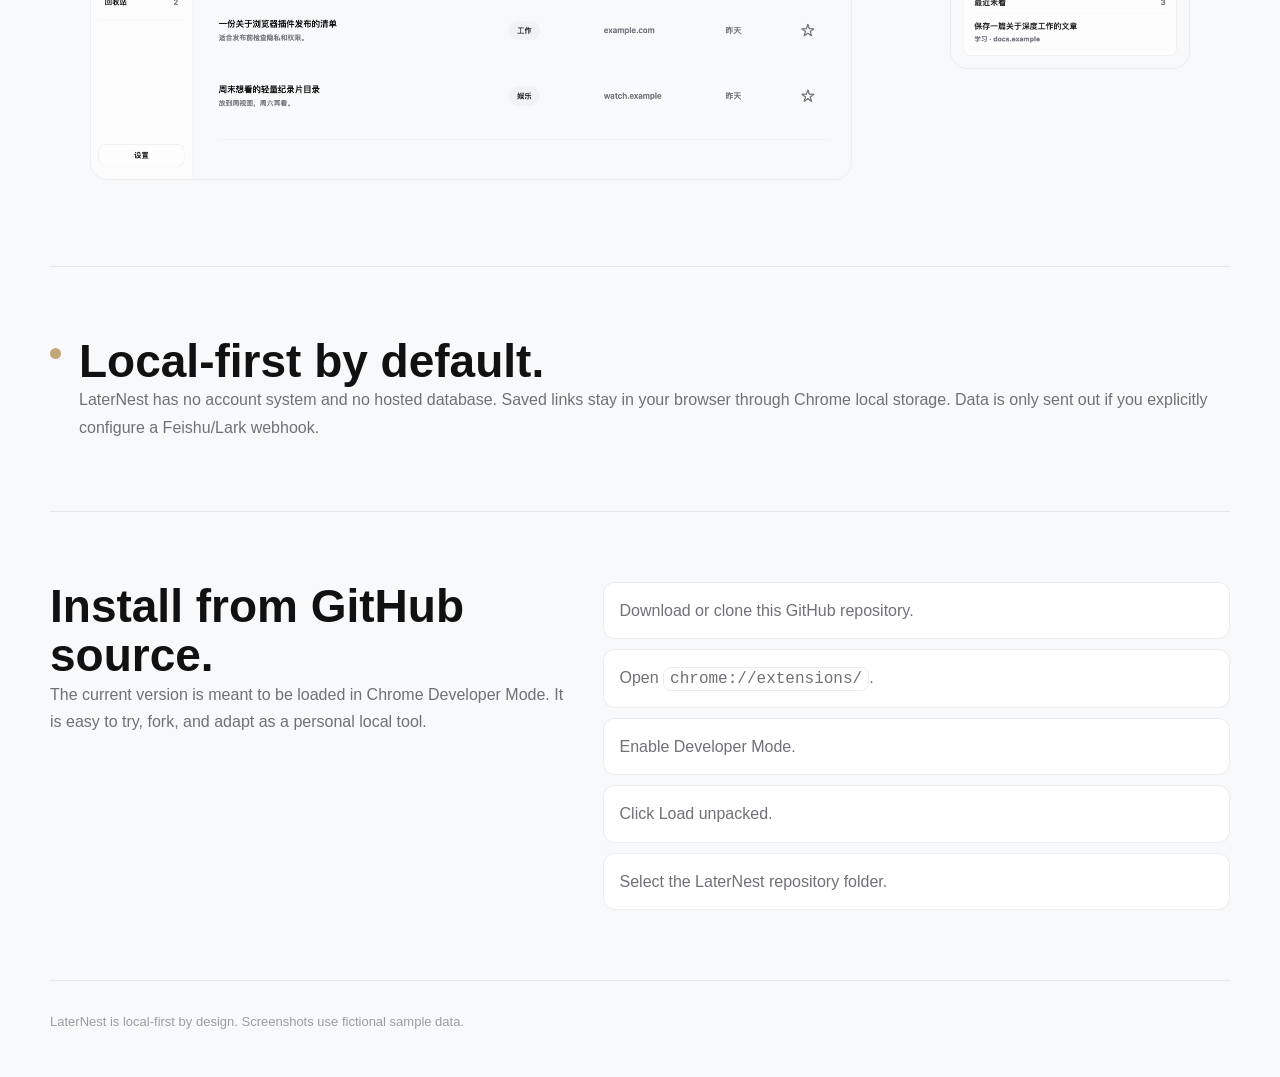
<file: docs/en.html>
<!doctype html>
<html lang="en">
  <head>
    <meta charset="utf-8">
    <meta name="viewport" content="width=device-width, initial-scale=1">
    <title>LaterNest | A local-first read-later workspace</title>
    <style>
      :root {
        --bg: #f8f9fa;
        --surface: #ffffff;
        --ink: #171717;
        --muted: #6f7177;
        --faint: #9a9ca3;
        --gold: #c2a878;
        --line: rgba(0, 0, 0, 0.07);
        --soft: #f1f2f4;
      }

      * {
        box-sizing: border-box;
      }

      html {
        scroll-behavior: smooth;
      }

      body {
        margin: 0;
        background: var(--bg);
        color: var(--ink);
        font: 16px/1.7 -apple-system, BlinkMacSystemFont, "Segoe UI", sans-serif;
        letter-spacing: 0;
      }

      a {
        color: inherit;
      }

      .page {
        width: min(1180px, calc(100% - 40px));
        margin: 0 auto;
      }

      .topbar {
        display: flex;
        align-items: center;
        justify-content: space-between;
        min-height: 74px;
      }

      .brand {
        display: inline-flex;
        align-items: center;
        gap: 10px;
        font-weight: 850;
      }

      .brand img {
        width: 34px;
        height: 34px;
        object-fit: contain;
      }

      .nav {
        display: inline-flex;
        align-items: center;
        gap: 18px;
        color: var(--muted);
        font-size: 14px;
        font-weight: 750;
      }

      .nav a {
        text-decoration: none;
      }

      .lang {
        border: 1px solid var(--line);
        border-radius: 999px;
        background: var(--surface);
        padding: 7px 12px;
        color: var(--ink);
      }

      .hero {
        display: grid;
        grid-template-columns: minmax(0, 0.92fr) minmax(360px, 1.08fr);
        gap: 46px;
        align-items: center;
        min-height: calc(100vh - 74px);
        padding: 24px 0 72px;
      }

      .eyebrow {
        display: inline-flex;
        align-items: center;
        gap: 8px;
        color: var(--muted);
        font-size: 13px;
        font-weight: 800;
      }

      .eyebrow::before {
        content: "";
        width: 7px;
        height: 7px;
        border-radius: 50%;
        background: var(--gold);
      }

      h1 {
        max-width: 720px;
        margin: 18px 0 0;
        color: #0d0e0f;
        font-size: clamp(46px, 7vw, 92px);
        line-height: 0.96;
        letter-spacing: 0;
      }

      .lead {
        max-width: 640px;
        margin: 28px 0 0;
        color: var(--muted);
        font-size: 20px;
      }

      .actions {
        display: flex;
        flex-wrap: wrap;
        gap: 12px;
        margin-top: 34px;
      }

      .button {
        display: inline-flex;
        align-items: center;
        justify-content: center;
        min-height: 46px;
        border-radius: 999px;
        padding: 0 20px;
        background: var(--ink);
        color: #fff;
        font-weight: 800;
        text-decoration: none;
      }

      .button.secondary {
        border: 1px solid var(--line);
        background: var(--surface);
        color: var(--ink);
      }

      .hero-shot {
        overflow: hidden;
        border: 1px solid var(--line);
        border-radius: 18px;
        background: var(--surface);
        box-shadow: 0 34px 90px rgba(0, 0, 0, 0.1);
      }

      .hero-shot img,
      .screenshot img {
        display: block;
        width: 100%;
      }

      .section {
        border-top: 1px solid var(--line);
        padding: 70px 0;
      }

      .section-header {
        display: grid;
        grid-template-columns: minmax(0, 0.72fr) minmax(0, 1fr);
        gap: 40px;
        margin-bottom: 30px;
      }

      h2 {
        margin: 0;
        color: #111;
        font-size: clamp(28px, 4vw, 46px);
        line-height: 1.08;
        letter-spacing: 0;
      }

      .section-header p,
      .feature p,
      .privacy p,
      .install p {
        margin: 0;
        color: var(--muted);
      }

      .feature-grid {
        display: grid;
        grid-template-columns: repeat(3, minmax(0, 1fr));
        gap: 16px;
      }

      .feature {
        min-height: 190px;
        border: 1px solid var(--line);
        border-radius: 14px;
        background: var(--surface);
        padding: 22px;
      }

      .feature strong {
        display: block;
        margin-bottom: 10px;
        color: #111;
        font-size: 18px;
      }

      .showcase {
        display: grid;
        gap: 18px;
      }

      .screenshot {
        overflow: hidden;
        border: 1px solid var(--line);
        border-radius: 18px;
        background: var(--surface);
      }

      .screenshot-row {
        display: grid;
        grid-template-columns: 1fr 0.38fr;
        gap: 18px;
        align-items: start;
      }

      .privacy {
        display: grid;
        grid-template-columns: 11px minmax(0, 1fr);
        gap: 18px;
      }

      .privacy-dot {
        width: 11px;
        height: 11px;
        border-radius: 50%;
        background: var(--gold);
        margin-top: 11px;
      }

      .install {
        display: grid;
        grid-template-columns: minmax(0, 0.82fr) minmax(0, 1fr);
        gap: 38px;
        align-items: start;
      }

      .steps {
        display: grid;
        gap: 10px;
        margin: 0;
        padding: 0;
        list-style: none;
      }

      .steps li {
        border: 1px solid var(--line);
        border-radius: 12px;
        background: var(--surface);
        padding: 14px 16px;
        color: var(--muted);
      }

      code {
        border: 1px solid var(--line);
        border-radius: 8px;
        background: var(--surface);
        padding: 2px 6px;
      }

      footer {
        border-top: 1px solid var(--line);
        color: var(--faint);
        padding: 30px 0 46px;
        font-size: 13px;
      }

      @media (max-width: 860px) {
        .page {
          width: min(100% - 28px, 1180px);
        }

        .nav {
          gap: 10px;
        }

        .hero,
        .section-header,
        .feature-grid,
        .screenshot-row,
        .install {
          grid-template-columns: 1fr;
        }

        .hero {
          min-height: auto;
          padding-top: 26px;
        }

        .section {
          padding: 48px 0;
        }
      }
    </style>
  </head>
  <body>
    <div class="page">
      <header class="topbar">
        <a class="brand" href="#">
          <img src="assets/laternest-logo.png" alt="">
          <span>稍后细品</span>
        </a>
        <nav class="nav" aria-label="Page navigation">
          <a href="#features">Features</a>
          <a href="#privacy">Privacy</a>
          <a href="#install">Install</a>
          <a class="lang" href="index.html">中文</a>
        </nav>
      </header>

      <main>
        <section class="hero">
          <div>
            <span class="eyebrow">A local-first Chrome read-later workspace</span>
            <h1>Bring saved links back into a place you actually review.</h1>
            <p class="lead">LaterNest turns the current tab into a calm reading queue, then gives you timeline, week view, categories, and bulk triage to make saved links actionable again.</p>
            <div class="actions">
              <a class="button" href="#install">Install from source</a>
              <a class="button secondary" href="product-introduction.md">Read the story</a>
            </div>
          </div>
          <figure class="hero-shot">
            <img src="assets/screenshot-dashboard-timeline.png" alt="LaterNest timeline view screenshot">
          </figure>
        </section>

        <section class="section">
          <div class="section-header">
            <h2>Saving is easy. Returning is the hard part.</h2>
            <p>Bookmarks become heavy, chat messages scatter, and many read-later tools stop at capture. LaterNest gives links a quiet inbox and a workflow for coming back, reviewing, and clearing them.</p>
          </div>
        </section>

        <section class="section" id="features">
          <div class="section-header">
            <h2>Designed for repeated triage.</h2>
            <p>LaterNest stays intentionally small: no article scraping, no account system, no new feed. Just the surfaces needed to save, group, review, and clean up links.</p>
          </div>
          <div class="feature-grid">
            <article class="feature">
              <strong>Quick save</strong>
              <p>Capture title, URL, domain, note, category, and reminder time from the active tab.</p>
            </article>
            <article class="feature">
              <strong>Timeline and week view</strong>
              <p>Review by date, or switch into a weekly planner to see what has accumulated.</p>
            </article>
            <article class="feature">
              <strong>Bulk cleanup</strong>
              <p>Complete, postpone, or delete multiple saved links without turning cleanup into another chore.</p>
            </article>
            <article class="feature">
              <strong>Category counts</strong>
              <p>Work, Study, Fun, and status totals stay visible in the sidebar.</p>
            </article>
            <article class="feature">
              <strong>Favorites</strong>
              <p>Mark the links worth returning to so high-value items do not disappear into the queue.</p>
            </article>
            <article class="feature">
              <strong>Optional sync</strong>
              <p>If you configure a Feishu/Lark webhook, LaterNest can send pending links to your own bot.</p>
            </article>
          </div>
        </section>

        <section class="section showcase">
          <div class="section-header">
            <h2>From today’s inbox to a weekly review.</h2>
            <p>All public screenshots use fictional sample data. They do not include real page titles, webhooks, browsing history, or private links.</p>
          </div>
          <figure class="screenshot">
            <img src="assets/screenshot-dashboard-week.png" alt="LaterNest week view screenshot">
          </figure>
          <div class="screenshot-row">
            <figure class="screenshot">
              <img src="assets/screenshot-dashboard-timeline.png" alt="LaterNest timeline screenshot">
            </figure>
            <figure class="screenshot">
              <img src="assets/screenshot-popup.png" alt="LaterNest popup screenshot">
            </figure>
          </div>
        </section>

        <section class="section privacy" id="privacy">
          <span class="privacy-dot" aria-hidden="true"></span>
          <div>
            <h2>Local-first by default.</h2>
            <p>LaterNest has no account system and no hosted database. Saved links stay in your browser through Chrome local storage. Data is only sent out if you explicitly configure a Feishu/Lark webhook.</p>
          </div>
        </section>

        <section class="section install" id="install">
          <div>
            <h2>Install from GitHub source.</h2>
            <p>The current version is meant to be loaded in Chrome Developer Mode. It is easy to try, fork, and adapt as a personal local tool.</p>
          </div>
          <ol class="steps">
            <li>Download or clone this GitHub repository.</li>
            <li>Open <code>chrome://extensions/</code>.</li>
            <li>Enable Developer Mode.</li>
            <li>Click Load unpacked.</li>
            <li>Select the LaterNest repository folder.</li>
          </ol>
        </section>
      </main>

      <footer>
        LaterNest is local-first by design. Screenshots use fictional sample data.
      </footer>
    </div>
  </body>
</html>
</file>
<file: laternest-ui.css>
:root {
  --ln-bg: #f8f9fa;
  --ln-surface: #fdfdfd;
  --ln-surface-soft: #fafafc;
  --ln-ink: #1c1c1e;
  --ln-ink-strong: #0e0f0e;
  --ln-muted: #6f7177;
  --ln-faint: #9a9ca3;
  --ln-gold: #c2a878;
  --ln-gold-strong: #cdaa57;
  --ln-line: rgba(0, 0, 0, 0.06);
  --ln-line-soft: rgba(0, 0, 0, 0.04);
  --ln-selected: #f3f3f5;
  --ln-soft-selected: #f3f3f5;
  --ln-gold-soft: rgba(194, 168, 120, 0.18);
  --ln-danger: #a04a3b;
  --ln-radius-sm: 8px;
  --ln-radius-md: 12px;
  --ln-radius-lg: 24px;
  --ln-sidebar: 192px;
  --ln-font: "PingFang SC", Inter, system-ui, -apple-system, BlinkMacSystemFont, "Segoe UI", sans-serif;
  --ln-ease: cubic-bezier(0.2, 0.8, 0.2, 1);
  --ln-jelly: cubic-bezier(0.175, 0.885, 0.32, 1.275);
}

* {
  box-sizing: border-box;
}

html {
  min-height: 100%;
}

body {
  margin: 0;
  background: var(--ln-bg);
  color: var(--ln-ink);
  font: 14px/1.55 var(--ln-font);
  letter-spacing: 0;
}

button,
input,
select,
textarea {
  font: inherit;
}

button {
  border: 0;
  color: inherit;
}

button,
a,
input,
select,
textarea {
  -webkit-tap-highlight-color: transparent;
}

button:focus-visible,
a:focus-visible,
input:focus-visible,
select:focus-visible,
textarea:focus-visible {
  outline: 2px solid color-mix(in srgb, var(--ln-gold) 72%, transparent);
  outline-offset: 2px;
}

.ln-app-shell {
  display: grid;
  grid-template-columns: var(--ln-sidebar) minmax(0, 1fr);
  min-height: 100vh;
  background: var(--ln-bg);
}

.ln-sidebar {
  display: flex;
  flex-direction: column;
  min-width: 0;
  border-right: 1px solid var(--ln-line);
  background: color-mix(in srgb, var(--ln-surface) 82%, var(--ln-bg) 18%);
  padding: 36px 14px 24px;
}

.ln-brand {
  display: flex;
  align-items: center;
  gap: 12px;
  color: var(--ln-ink-strong);
  font-size: 22px;
  font-weight: 800;
  line-height: 1.2;
}

.ln-brand-stack {
  flex-direction: column;
  align-items: center;
  gap: 8px;
  width: 100%;
  text-align: center;
}

.ln-brand-mark {
  display: inline-flex;
  align-items: center;
  justify-content: center;
  width: 36px;
  height: 36px;
}

.ln-logo {
  display: inline-flex;
  align-items: center;
  justify-content: center;
  width: 32px;
  height: 32px;
}

.ln-brand-mark img,
.ln-logo img {
  width: 100%;
  height: 100%;
  object-fit: contain;
}

.ln-brand-stack .ln-brand-mark,
.ln-brand-stack .ln-logo {
  width: 96px;
  height: 112px;
}

.ln-logo svg,
.ln-icon-button svg {
  width: 22px;
  height: 22px;
}

.visually-hidden {
  position: absolute;
  width: 1px;
  height: 1px;
  overflow: hidden;
  clip: rect(0 0 0 0);
  white-space: nowrap;
}

.ln-nav {
  display: grid;
  gap: 4px;
  margin-top: 46px;
}

.ln-nav-section {
  display: grid;
  gap: 4px;
  padding: 14px 0;
  border-bottom: 1px solid var(--ln-line-soft);
}

.ln-nav-section:last-child {
  border-bottom: 0;
}

.ln-nav-label {
  margin: 0 0 6px;
  color: var(--ln-muted);
  font-size: 12px;
  font-weight: 700;
}

.ln-nav-item {
  display: grid;
  grid-template-columns: minmax(0, 1fr) auto;
  align-items: center;
  gap: 10px;
  min-height: 42px;
  border-radius: var(--ln-radius-md);
  background: transparent;
  color: var(--ln-ink);
  cursor: pointer;
  font-weight: 700;
  padding: 0 12px;
  text-align: left;
  transition: background 160ms var(--ln-ease), transform 160ms var(--ln-ease);
}

.ln-nav-item:hover,
.ln-nav-item.is-active {
  background: var(--ln-selected);
}

.ln-nav-item:active {
  transform: scale(0.99);
}

.ln-nav-icon {
  color: var(--ln-ink-strong);
  font-size: 17px;
  line-height: 1;
  text-align: center;
}

.ln-nav-count {
  color: var(--ln-muted);
  font-weight: 600;
}

.ln-main {
  min-width: 0;
  padding: 32px 42px 40px 50px;
}

.ln-main-header {
  display: grid;
  grid-template-columns: minmax(0, 1fr) minmax(260px, 404px) auto;
  align-items: center;
  gap: 22px;
}

.ln-page-title {
  margin: 0;
  color: var(--ln-ink-strong);
  font-size: 30px;
  font-weight: 850;
  line-height: 1.25;
}

.ln-search {
  display: flex;
  align-items: center;
  gap: 10px;
  min-height: 48px;
  border: 1px solid var(--ln-line);
  border-radius: 16px;
  background: var(--ln-surface);
  padding: 0 14px;
}

.ln-search input,
.ln-search-input {
  width: 100%;
  border: 0;
  background: transparent;
  color: var(--ln-ink);
  outline: 0;
}

.ln-search-kbd {
  border-radius: 8px;
  background: var(--ln-selected);
  color: var(--ln-muted);
  font-size: 12px;
  padding: 2px 7px;
}

.ln-button,
.ln-icon-button {
  display: inline-flex;
  align-items: center;
  justify-content: center;
  min-height: 42px;
  border-radius: var(--ln-radius-md);
  cursor: pointer;
  font-weight: 760;
  transition: transform 160ms var(--ln-ease), background 160ms var(--ln-ease), color 160ms var(--ln-ease);
}

.ln-button {
  gap: 8px;
  padding: 0 18px;
}

.ln-button-primary {
  background: #050505;
  color: #fff;
}

.ln-button-ghost {
  border: 1px solid var(--ln-line);
  background: var(--ln-surface);
}

.ln-button-soft {
  background: var(--ln-selected);
  color: var(--ln-ink);
}

.ln-button-text {
  background: transparent;
  color: var(--ln-muted);
}

.ln-button:hover,
.ln-icon-button:hover {
  transform: translateY(-1px);
}

.ln-button:active,
.ln-icon-button:active {
  transform: scale(0.98);
}

.ln-icon-button {
  width: 42px;
  min-width: 42px;
  background: transparent;
}

.ln-chipbar {
  display: flex;
  align-items: center;
  flex-wrap: wrap;
  gap: 10px;
  margin-top: 38px;
}

.ln-chip-group {
  display: inline-flex;
  align-items: center;
  border: 1px solid var(--ln-line);
  border-radius: 999px;
  background: var(--ln-surface);
  overflow: hidden;
}

.ln-chip {
  min-height: 42px;
  border-radius: 999px;
  background: transparent;
  color: var(--ln-ink);
  cursor: pointer;
  font-weight: 700;
  padding: 0 20px;
}

.ln-chip.active,
.ln-chip.is-active {
  background: #050505;
  color: #fff;
}

.ln-list-toolbar {
  display: grid;
  grid-template-columns: auto minmax(0, 1fr) auto;
  align-items: center;
  gap: 18px;
  margin-top: 42px;
  color: var(--ln-muted);
}

.ln-list-tools {
  display: inline-flex;
  align-items: center;
  gap: 8px;
}

.ln-list {
  margin-top: 22px;
}

.ln-list-header,
.ln-list-row {
  display: grid;
  grid-template-columns: 34px minmax(280px, 1.8fr) minmax(96px, 0.55fr) minmax(170px, 0.72fr) minmax(110px, 0.42fr) 54px;
  align-items: center;
  gap: 18px;
}

.ln-list-header {
  min-height: 42px;
  border-bottom: 1px solid var(--ln-line);
  color: var(--ln-muted);
  font-size: 13px;
  font-weight: 600;
}

.ln-list-row {
  min-height: 104px;
  border-bottom: 1px solid var(--ln-line-soft);
  transition: background 160ms var(--ln-ease);
}

.ln-list-row:hover,
.ln-list-row.is-selected {
  background: color-mix(in srgb, var(--ln-selected) 72%, transparent);
}

.ln-checkbox {
  display: inline-grid;
  place-items: center;
  width: 18px;
  height: 18px;
}

.ln-checkbox input,
input[type="checkbox"] {
  accent-color: var(--ln-ink-strong);
}

.ln-title-cell {
  display: flex;
  align-items: center;
  min-width: 0;
  gap: 18px;
}

.ln-thumb {
  display: inline-grid;
  place-items: center;
  flex: 0 0 62px;
  width: 62px;
  height: 62px;
  border: 1px solid var(--ln-line);
  border-radius: var(--ln-radius-sm);
  background: linear-gradient(135deg, #ededed, #fbfbfb);
  color: var(--ln-muted);
  font-weight: 800;
}

.ln-title-text {
  min-width: 0;
}

.ln-title {
  display: block;
  overflow: hidden;
  color: var(--ln-ink-strong);
  font-size: 16px;
  font-weight: 820;
  line-height: 1.35;
  text-decoration: none;
  text-overflow: ellipsis;
  white-space: nowrap;
}

.ln-title:hover {
  color: var(--ln-ink);
}

.ln-subtitle {
  display: block;
  overflow: hidden;
  margin-top: 4px;
  color: var(--ln-muted);
  line-height: 1.45;
  text-overflow: ellipsis;
  white-space: nowrap;
}

.ln-pill {
  display: inline-flex;
  align-items: center;
  justify-content: center;
  width: max-content;
  min-height: 30px;
  border-radius: 999px;
  background: var(--ln-selected);
  color: var(--ln-ink);
  font-weight: 650;
  padding: 0 14px;
}

.ln-source {
  display: inline-flex;
  align-items: center;
  min-width: 0;
  gap: 10px;
}

.ln-favicon {
  display: inline-grid;
  place-items: center;
  flex: 0 0 28px;
  width: 28px;
  height: 28px;
  border: 1px solid var(--ln-muted);
  border-radius: 7px;
  color: var(--ln-ink-strong);
  font-size: 13px;
  font-weight: 850;
  text-transform: uppercase;
}

.ln-domain {
  overflow: hidden;
  text-overflow: ellipsis;
  white-space: nowrap;
}

.ln-time {
  color: var(--ln-muted);
}

.ln-star-button {
  display: inline-grid;
  place-items: center;
  width: 38px;
  height: 38px;
  margin-left: auto;
  border-radius: 50%;
  background: transparent;
  color: var(--ln-muted);
  cursor: pointer;
  font-size: 26px;
  line-height: 1;
}

.ln-star-button.is-active {
  animation: jelly-pop 420ms var(--ln-jelly);
  color: var(--ln-gold);
}

.ln-empty-state {
  display: grid;
  place-items: center;
  min-height: 340px;
  color: var(--ln-muted);
  text-align: center;
}

.ln-empty-title {
  margin: 22px 0 0;
  color: var(--ln-ink-strong);
  font-size: 24px;
  font-weight: 800;
  line-height: 1.25;
}

.ln-empty-description {
  margin: 14px 0 0;
  color: var(--ln-muted);
  font-size: 16px;
}

.ln-setting-row {
  display: grid;
  grid-template-columns: minmax(0, 1fr) minmax(180px, 360px);
  align-items: center;
  gap: 28px;
  min-height: 68px;
  border-bottom: 1px solid var(--ln-line);
}

.ln-setting-label {
  display: block;
  color: var(--ln-ink-strong);
  font-weight: 760;
}

.ln-setting-desc {
  display: block;
  margin-top: 2px;
  color: var(--ln-muted);
}

.ln-input,
.ln-select {
  width: 100%;
  height: 38px;
  border: 1px solid var(--ln-line);
  border-radius: var(--ln-radius-sm);
  background: var(--ln-surface);
  color: var(--ln-ink);
  padding: 0 12px;
}

.ln-toggle {
  position: relative;
  display: inline-flex;
  align-items: center;
  width: 62px;
  height: 32px;
  border-radius: 999px;
  background: #d8d9db;
  cursor: pointer;
  transition: background 220ms var(--ln-ease);
}

.ln-toggle input {
  position: absolute;
  inset: 0;
  opacity: 0;
}

.ln-toggle span,
.ln-toggle-knob {
  width: 28px;
  height: 28px;
  margin-left: 2px;
  border-radius: 50%;
  background: #fff;
  box-shadow: 0 1px 4px rgba(0, 0, 0, 0.16);
  transition: transform 280ms var(--ln-jelly);
}

.ln-toggle:has(input:checked) {
  background: #050505;
}

.ln-toggle:has(input:checked) span,
.ln-toggle:has(input:checked) .ln-toggle-knob {
  transform: translateX(30px) scale(1.02);
}

.ln-status {
  color: var(--ln-muted);
}

.ln-status.error {
  color: var(--ln-danger);
}

@keyframes jelly-pop {
  0% { transform: scale(1) rotate(0deg); }
  45% { transform: scale(1.34) rotate(-8deg); }
  100% { transform: scale(1) rotate(0deg); }
}

@keyframes zzz-drift {
  0% { opacity: 0; transform: translateY(8px) scale(0.92); }
  24% { opacity: 1; }
  100% { opacity: 0; transform: translateY(-26px) scale(1.05); }
}

@media (prefers-reduced-motion: reduce) {
  *,
  *::before,
  *::after {
    animation-duration: 1ms !important;
    scroll-behavior: auto !important;
    transition-duration: 1ms !important;
  }
}

@media (max-width: 900px) {
  .ln-app-shell {
    grid-template-columns: 1fr;
  }

  .ln-sidebar {
    position: sticky;
    top: 0;
    z-index: 2;
    border-right: 0;
    border-bottom: 1px solid var(--ln-line);
    padding: 18px;
  }

  .ln-nav {
    display: flex;
    overflow-x: auto;
    margin-top: 18px;
  }

  .ln-nav-section {
    display: contents;
  }

  .ln-nav-label {
    display: none;
  }

  .ln-main {
    padding: 24px 18px;
  }

  .ln-main-header,
  .ln-list-toolbar {
    grid-template-columns: 1fr;
  }

  .ln-list-header {
    display: none;
  }

  .ln-list-row {
    grid-template-columns: 28px minmax(0, 1fr) 42px;
    gap: 12px;
    padding: 14px 0;
  }

  .ln-list-row > :nth-child(3),
  .ln-list-row > :nth-child(4),
  .ln-list-row > :nth-child(5) {
    display: none;
  }

  .ln-setting-row {
    grid-template-columns: 1fr;
    gap: 10px;
    padding: 14px 0;
  }
}
</file>
<file: dashboard.css>
body {
  min-width: 360px;
}

.content-area {
  position: relative;
}

.content-meta {
  display: none;
}

.gold {
  color: var(--ln-gold);
}

.danger-icon {
  color: var(--ln-danger);
}

.sidebar {
  position: sticky;
  top: 0;
  align-self: start;
  height: 100vh;
  overflow-y: auto;
}

.sidebar-footer {
  margin-top: auto;
  display: flex;
  justify-content: stretch;
}

.sidebar-settings-button {
  width: 100%;
  min-height: 42px;
  border: 1px solid var(--ln-line);
  border-radius: 14px;
  background: var(--ln-surface);
  color: var(--ln-ink);
  cursor: pointer;
  display: inline-flex;
  align-items: center;
  justify-content: center;
  gap: 8px;
  font-weight: 800;
}

.sidebar-settings-button:hover {
  background: var(--ln-soft-selected);
}

.content-tools,
.toolbar-row,
.toolbar-group,
.bulkbar,
.bulk-actions {
  display: flex;
  align-items: center;
  gap: 12px;
  flex-wrap: wrap;
}

.content-tools {
  justify-content: space-between;
  margin-bottom: 26px;
}

.filter-zone {
  display: flex;
  flex-direction: column;
  gap: 18px;
  margin: 36px 0 8px;
  padding-bottom: 0;
}

.content-list {
  margin-top: 0;
}

.status-tabs {
  display: inline-flex;
  align-items: center;
  gap: 28px;
  width: fit-content;
}

.status-tab {
  position: relative;
  border: 0;
  background: transparent;
  color: var(--ln-muted);
  cursor: pointer;
  font-weight: 800;
  min-height: 34px;
  padding: 0;
}

.status-tab.active {
  color: var(--ln-ink);
}

.status-tab.active::after {
  content: "";
  position: absolute;
  left: 50%;
  bottom: 0;
  width: 5px;
  height: 5px;
  border-radius: 50%;
  background: var(--ln-ink);
  transform: translateX(-50%);
}

.toolbar-container {
  display: flex;
  align-items: center;
  gap: 20px;
  width: fit-content;
  max-width: 100%;
  border: 0;
  border-radius: 0;
  background: transparent;
  box-shadow: none;
  padding: 0;
}

.view-switcher,
.category-filter {
  display: inline-flex;
  align-items: center;
  gap: 8px;
  flex-wrap: wrap;
}

.view-btn {
  border: 0;
  border-radius: 999px;
  background: #f1f2f4;
  box-shadow: none;
  color: var(--ln-ink);
  cursor: pointer;
  font-weight: 800;
  min-height: 36px;
  padding: 0 16px;
}

.view-btn.active {
  background: var(--ln-ink);
  color: #fff;
  box-shadow: none;
}

.toolbar-divider {
  display: inline-block;
  width: 1px;
  height: 24px;
  background: rgba(0, 0, 0, 0.12);
  margin: 0 8px 0 2px;
}

.category-filter {
  opacity: 1;
  transition: opacity 160ms ease;
}

.category-filter.has-category,
.view-button[data-view="board"].active ~ .category-filter {
  opacity: 1;
}

.category-button {
  position: relative;
  border: 0;
  background: transparent;
  color: var(--ln-muted);
  cursor: pointer;
  font-weight: 700;
  min-width: 50px;
  padding: 8px 6px 10px;
  text-align: center;
}

.category-button.active {
  color: var(--ln-ink);
  border-bottom: 0;
}

.category-button.active::after {
  content: "";
  position: absolute;
  left: 10px;
  right: 10px;
  bottom: 3px;
  height: 1px;
  background: var(--ln-gold);
}

.bulkbar {
  position: sticky;
  z-index: 5;
  top: 16px;
  display: flex;
  justify-content: space-between;
  min-height: 0;
  height: 0;
  overflow: hidden;
  border: 1px solid transparent;
  border-radius: 16px;
  background: rgba(253, 253, 253, 0.88);
  box-shadow: 0 18px 44px rgba(0, 0, 0, 0);
  margin: -8px 0 18px;
  opacity: 0;
  pointer-events: none;
  transform: translateY(-12px) scale(0.985);
  transition:
    height 260ms cubic-bezier(0.68, -0.55, 0.265, 1.55),
    opacity 180ms ease,
    transform 260ms cubic-bezier(0.68, -0.55, 0.265, 1.55),
    box-shadow 180ms ease,
    border-color 180ms ease;
  padding: 0 18px;
  backdrop-filter: blur(18px);
}

.bulkbar.is-visible {
  height: 58px;
  border-color: var(--ln-line);
  box-shadow: 0 18px 44px rgba(0, 0, 0, 0.08);
  opacity: 1;
  pointer-events: auto;
  transform: translateY(0) scale(1);
}

.bulkbar.collapsed .bulk-panel {
  display: flex;
}

.bulk-left,
.bulk-panel {
  display: flex;
  align-items: center;
  gap: 12px;
}

.select-current {
  display: flex;
  align-items: center;
  gap: 8px;
  color: var(--ln-muted);
  font-size: 13px;
}

.bulk-panel {
  padding: 0;
  border: 0;
  margin: 0;
}

.bulk-panel button,
.toggle-bulk {
  border: 0;
  background: transparent;
  color: var(--ln-ink);
  cursor: pointer;
  font-weight: 700;
  padding: 8px 10px;
}

.bulk-panel button:hover,
.toggle-bulk:hover {
  color: var(--ln-gold-strong);
}

.bulk-panel [data-bulk="delete"] {
  color: var(--ln-danger);
}

.status {
  min-height: 20px;
  color: var(--ln-muted);
  font-size: 13px;
}

.status.error {
  color: var(--ln-danger);
}

.todo-list {
  min-height: 160px;
}

.todo-list.list-view {
  display: block;
}

.select-todo {
  appearance: none;
  -webkit-appearance: none;
  position: relative;
  width: 18px;
  height: 18px;
  border: 1px solid rgba(28, 28, 30, 0.24);
  border-radius: 5px;
  background: transparent;
  color: #2f8f5b;
  cursor: pointer;
  transition:
    border-color 160ms ease,
    background 160ms ease,
    color 160ms ease;
}

.select-todo:checked {
  border-color: rgba(47, 143, 91, 0.32);
  background: rgba(47, 143, 91, 0.08);
}

.select-todo:checked::before {
  content: "✓";
  position: absolute;
  inset: 0;
  display: grid;
  place-items: center;
  color: #2f8f5b;
  font-size: 14px;
  font-weight: 800;
  line-height: 1;
}

.empty {
  width: min(440px, 100%);
  border: 1px dashed var(--ln-line-strong);
  border-radius: var(--ln-radius-lg);
  color: var(--ln-muted);
  padding: 44px 28px;
  text-align: center;
}

.row-actions {
  display: flex;
  align-items: center;
  justify-content: flex-end;
  gap: 8px;
}

.category-action {
  display: inline-flex;
  align-items: center;
  gap: 8px;
  justify-content: flex-start;
  min-width: 0;
}

.category-action .ln-star-button {
  flex: 0 0 auto;
  margin-left: 0;
}

.row-select {
  justify-content: center;
}

.restore-action {
  border: 0;
  border-radius: 999px;
  background: var(--ln-soft-selected);
  color: var(--ln-muted);
  cursor: pointer;
  font-weight: 700;
  padding: 8px 12px;
}

.restore-action:hover {
  color: var(--ln-ink);
}

.tag-check-control {
  cursor: pointer;
}

.tag-check {
  display: none;
}

.tag-check-control input:checked + .tag-check {
  display: none;
}

.todo-card.is-selected {
  background: var(--ln-soft-selected);
}

.todo-card.done {
  opacity: 0.58;
  color: var(--ln-muted);
}

.todo-card.done .ln-title,
.todo-card.done .ln-subtitle,
.todo-card.done .ln-domain,
.todo-card.done .ln-time,
.todo-card.done .ln-pill {
  color: var(--ln-muted);
  text-decoration: line-through;
  text-decoration-thickness: 1px;
  text-underline-offset: 3px;
}

.todo-card.done .ln-thumb,
.todo-card.done .ln-favicon {
  filter: grayscale(1);
  opacity: 0.55;
}

.todo-card.deleted {
  opacity: 0.5;
}

.date-timeline-view {
  display: grid;
  gap: 0;
  padding-left: 0;
}

.date-timeline-view::before {
  content: none;
}

.timeline-section {
  display: grid;
  grid-template-columns: minmax(0, 1fr);
  gap: 8px;
  padding: 0 0 15px;
  border-bottom: 1px solid rgba(0, 0, 0, 0.04);
  margin-bottom: 15px;
}

.timeline-section::before {
  content: none;
}

.timeline-date {
  position: sticky;
  top: 32px;
  z-index: 2;
  align-self: start;
  display: inline-flex;
  align-items: center;
  gap: 8px;
  min-height: 28px;
}

.timeline-date-dot {
  flex: 0 0 auto;
  width: 5px;
  height: 5px;
  border-radius: 50%;
  background: #c2a878;
}

.timeline-date-text {
  color: #8e8e93;
  font-size: 13px;
  font-weight: 600;
  line-height: 1.3;
  margin: 0;
}

.timeline-section.is-today .timeline-date-text {
  color: var(--ln-ink);
  font-weight: 700;
}

.week-column h2,
.column-header h2 {
  color: var(--ln-ink);
  font-size: 14px;
  line-height: 1.25;
  margin: 0 0 12px;
}

.timeline-stack,
.column-stack {
  display: grid;
  gap: 10px;
}

.date-timeline-view .timeline-stack {
  gap: 10px;
}

.date-timeline-view .todo-card {
  position: relative;
  grid-template-columns: minmax(360px, 2.2fr) minmax(112px, 0.34fr) minmax(170px, 0.62fr) minmax(110px, 0.34fr) 54px;
  min-height: 72px;
  border-bottom: 0;
}

.date-timeline-view .tag-check-control {
  opacity: 1;
  transition: background 160ms ease;
}

.date-timeline-view .tag-check-control input {
  width: 18px;
  height: 18px;
  margin: 0;
}

.week-timeline {
  display: grid;
  gap: 14px;
  grid-template-columns: repeat(3, minmax(0, 1fr));
}

.week-column,
.category-column {
  border-bottom: 1px solid var(--ln-line);
  padding-bottom: 12px;
}

.week-column h2,
.column-header h2 {
  border-bottom: 1px solid var(--ln-line);
  color: var(--ln-muted);
  padding: 0 0 10px;
  text-align: center;
}

.column-empty {
  border: 1px dashed var(--ln-line);
  border-radius: 12px;
  color: var(--ln-muted);
  margin: 0;
  padding: 18px;
  text-align: center;
}

.week-link-card {
  display: flex;
  align-items: center;
  gap: 10px;
  border: 1px solid var(--ln-line);
  border-radius: 14px;
  padding: 12px;
}

.week-link-title {
  color: var(--ln-ink);
  font-weight: 700;
  text-decoration: none;
}

.timeline-view,
.week-view {
  animation: view-fade-in 180ms ease-out;
}

.ln-title-cell {
  gap: 0;
}

.ln-thumb,
.ln-favicon {
  display: none;
}

.ln-list-row {
  grid-template-columns: 34px minmax(280px, 1.8fr) minmax(96px, 0.55fr) minmax(170px, 0.72fr) minmax(110px, 0.42fr) 54px;
}

.week-planner {
  display: grid;
  gap: 18px;
}

.week-planner-header {
  display: inline-flex;
  align-items: center;
  justify-self: start;
  gap: 12px;
  border: 1px solid var(--ln-line);
  border-radius: 999px;
  background: var(--ln-surface);
  color: var(--ln-ink);
  padding: 7px 10px;
}

.week-planner-header strong {
  font-size: 14px;
  letter-spacing: 0;
}

.week-nav {
  width: 28px;
  height: 28px;
  border: 0;
  border-radius: 50%;
  background: var(--ln-soft-selected);
  color: var(--ln-ink);
  cursor: pointer;
  display: grid;
  place-items: center;
  font-size: 20px;
  line-height: 1;
}

.week-nav:hover {
  background: var(--ln-ink);
  color: #fff;
}

.week-current {
  min-height: 28px;
  border: 0;
  border-radius: 999px;
  background: var(--ln-soft-selected);
  color: var(--ln-ink);
  cursor: pointer;
  font-weight: 800;
  padding: 0 12px;
}

.week-current:hover {
  background: var(--ln-ink);
  color: #fff;
}

.week-view .week-timeline {
  display: grid;
  grid-template-columns: repeat(7, minmax(142px, 1fr));
  gap: 0;
  overflow-x: auto;
  padding-bottom: 8px;
}

.week-view .week-column {
  min-height: 360px;
  border: 0;
  border-left: 1px solid var(--ln-line);
  padding: 0 12px 16px;
}

.week-view .week-column:first-child {
  border-left: 0;
}

.week-view .week-column h2 {
  display: inline-flex;
  align-items: center;
  justify-content: center;
  gap: 8px;
  width: 100%;
  min-height: 36px;
  border-bottom: 1px solid var(--ln-line);
  color: var(--ln-muted);
  margin: 0 0 14px;
  padding: 0 0 10px;
  text-align: center;
}

.week-view .week-column h2 small {
  color: currentColor;
  font-size: 12px;
  font-weight: 700;
}

.week-view .week-column.is-today h2 {
  border-bottom: 0;
  border-radius: 999px;
  background: var(--ln-ink);
  color: #fff;
  margin-bottom: 14px;
  padding: 8px 12px;
}

.week-view .week-link-card {
  box-sizing: border-box;
  position: relative;
  height: 54px;
  border: 0;
  border-bottom: 1px solid var(--ln-line);
  border-radius: 0;
  overflow: visible;
  padding: 10px 0;
}

.week-view .week-link-card .tag-content {
  min-width: 0;
  overflow: hidden;
}

.week-view .week-link-title {
  display: -webkit-box;
  line-height: 1.35;
  max-height: 36px;
  overflow: hidden;
  -webkit-box-orient: vertical;
  -webkit-line-clamp: 2;
}

.week-view .week-link-note {
  position: absolute;
  z-index: 3;
  left: 0;
  right: 0;
  top: calc(100% - 4px);
  margin: 0;
  border: 1px solid var(--ln-line);
  border-radius: 10px;
  background: rgba(253, 253, 253, 0.96);
  box-shadow: 0 14px 34px rgba(0, 0, 0, 0.1);
  color: var(--ln-muted);
  font-size: 12px;
  line-height: 1.45;
  opacity: 0;
  padding: 10px 12px;
  pointer-events: none;
  transform: translateY(-4px);
  transition: opacity 140ms ease, transform 140ms ease;
  backdrop-filter: blur(14px);
}

.week-view .week-link-card:hover .week-link-note,
.week-view .week-link-card:focus-within .week-link-note {
  opacity: 1;
  transform: translateY(0);
}

.week-view .column-empty {
  border: 0;
  border-radius: 0;
  padding: 18px 0;
}

@keyframes view-fade-in {
  from {
    opacity: 0;
    transform: translateY(4px);
  }

  to {
    opacity: 1;
    transform: translateY(0);
  }
}

@media (max-width: 900px) {
  .sidebar {
    height: auto;
    overflow-y: visible;
  }

  .timeline-section {
    grid-template-columns: 1fr;
    gap: 12px;
  }

  .timeline-date {
    position: static;
  }

  .content-tools {
    align-items: stretch;
    flex-direction: column;
  }

  .week-timeline {
    grid-template-columns: 1fr;
  }
}
</file>
<file: options.css>
body {
  min-width: 360px;
  min-height: 100vh;
}

.options-app {
  display: grid;
  grid-template-columns: var(--ln-sidebar) minmax(0, 1fr);
  min-height: 100vh;
  background: var(--ln-bg);
}

.settings-sidebar {
  position: sticky;
  top: 0;
  align-self: start;
  display: flex;
  flex-direction: column;
  height: 100vh;
  overflow-y: auto;
  border-right: 1px solid var(--ln-line);
  background: color-mix(in srgb, var(--ln-surface) 82%, var(--ln-bg) 18%);
  padding: 36px 14px 24px;
}

.settings-brand {
  margin-bottom: 0;
}

.settings-nav {
  display: grid;
  gap: 6px;
  margin-top: 46px;
}

.settings-nav-item {
  display: flex;
  align-items: center;
  min-height: 42px;
  border-radius: var(--ln-radius-md);
  background: transparent;
  color: var(--ln-ink);
  cursor: pointer;
  font: inherit;
  font-weight: 700;
  padding: 0 12px;
  text-align: left;
  transition: background 160ms var(--ln-ease), transform 160ms var(--ln-ease);
}

.settings-nav-item:hover,
.settings-nav-item.is-active {
  background: var(--ln-selected);
}

.settings-nav-item:active {
  transform: scale(0.99);
}

.settings-help {
  display: grid;
  gap: 12px;
  margin-top: auto;
  margin-bottom: 18px;
}

.settings-help-button {
  display: flex;
  align-items: center;
  justify-content: center;
  border: 1px solid var(--ln-line);
  border-radius: 14px;
  background: var(--ln-surface);
  color: var(--ln-ink);
  cursor: pointer;
  font: inherit;
  font-weight: 700;
  min-height: 44px;
  padding: 0 16px;
}

.settings-help-button:hover {
  background: var(--ln-soft-selected);
}

.settings-feedback {
  color: var(--ln-muted);
  font-size: 13px;
  line-height: 1.5;
  margin: 0;
  word-break: break-all;
}

.settings-feedback a {
  color: var(--ln-ink);
  font-weight: 800;
  text-decoration: none;
}

.settings-feedback a:hover {
  text-decoration: underline;
}

.settings-content {
  padding: 32px 42px 40px 50px;
}

.settings-header {
  display: grid;
  grid-template-columns: minmax(0, 1fr) auto;
  align-items: start;
  gap: 16px;
  margin-bottom: 22px;
}

.back-button {
  justify-self: end;
}

.settings-header h1 {
  color: var(--ln-ink);
  font-size: 30px;
  font-weight: 850;
  letter-spacing: 0;
  line-height: 1.25;
  margin: 0;
}

.settings-panel {
  max-width: 920px;
}

.settings-page[hidden] {
  display: none;
}

.settings-panel section + section {
  margin-top: 18px;
}

.settings-panel h2 {
  border-bottom: 1px solid var(--ln-line);
  color: var(--ln-muted);
  font-size: 13px;
  letter-spacing: 0;
  margin: 0;
  padding-bottom: 8px;
}

.settings-panel .ln-setting-row {
  min-height: 58px;
}

.compact-control {
  max-width: 220px;
}

.danger-action {
  color: var(--ln-danger);
  justify-self: end;
}

.settings-actions {
  display: flex;
  align-items: center;
  gap: 12px;
  justify-content: flex-end;
  margin-top: 20px;
}

.status {
  color: var(--ln-muted);
  min-height: 22px;
  margin: 18px 0 0;
}

.status.error {
  color: var(--ln-danger);
}

@media (max-width: 760px) {
  body {
    min-width: 0;
  }

  .options-app {
    grid-template-columns: 1fr;
  }

  .settings-sidebar {
    position: static;
    height: auto;
    overflow: visible;
    border-bottom: 1px solid var(--ln-line);
    border-right: 0;
  }

  .settings-help {
    margin-top: 22px;
    margin-bottom: 0;
  }

  .settings-nav {
    margin-top: 22px;
  }

  .settings-content {
    padding: 24px 18px;
  }

  .settings-actions {
    align-items: stretch;
    flex-direction: column;
  }

  .compact-control {
    max-width: none;
  }
}
</file>
<file: popup.css>
body {
  width: 420px;
  min-height: 620px;
  margin: 0;
  background: var(--ln-bg);
}

.popup-shell {
  min-height: 100vh;
  padding: 22px;
}

.popup-header {
  display: flex;
  align-items: center;
  justify-content: space-between;
  border-bottom: 1px solid var(--ln-line);
  padding: 10px 0 22px;
}

.popup-empty {
  display: grid;
  justify-items: center;
  padding: 34px 16px 28px;
  text-align: center;
}

.popup-empty[hidden] {
  display: none;
}

.popup-empty h1 {
  font-size: 24px;
  letter-spacing: 0;
  line-height: 1.25;
  margin: 14px 0 10px;
}

.popup-empty p {
  color: var(--ln-muted);
  font-size: 15px;
  line-height: 1.55;
  margin: 0;
}

.sleep-bird {
  width: 180px;
  color: var(--ln-ink);
}

.zzz {
  fill: currentColor;
  font-size: 18px;
  font-weight: 700;
  opacity: 0;
  animation: zzz-drift 2.8s ease-in-out infinite;
}

.zzz-two {
  animation-delay: 0.35s;
}

.zzz-three {
  animation-delay: 0.7s;
}

.page-card,
.save-form,
.recent-section {
  border: 1px solid var(--ln-line);
  border-radius: var(--ln-radius-md);
  background: var(--ln-surface);
  padding: 18px;
}

.page-card {
  margin-bottom: 14px;
}

.page-card.saved {
  border-color: rgba(194, 168, 120, 0.45);
}

.page-card-top {
  display: flex;
  align-items: center;
  justify-content: space-between;
  gap: 12px;
}

.domain,
.status {
  color: var(--ln-muted);
  font-size: 13px;
  margin: 0;
}

.status {
  min-height: 20px;
  padding: 10px 2px;
}

.status.error {
  color: var(--ln-danger);
}

.saved-badge {
  border-radius: 999px;
  background: var(--ln-gold-soft);
  color: var(--ln-ink);
  font-size: 12px;
  font-weight: 700;
  padding: 5px 8px;
}

.page-card h2 {
  font-size: 18px;
  line-height: 1.35;
  margin: 10px 0 0;
}

.save-form {
  display: grid;
  gap: 14px;
}

.save-form label {
  display: grid;
  gap: 8px;
  color: var(--ln-muted);
  font-size: 13px;
  font-weight: 700;
}

.save-form textarea,
.save-form select {
  width: 100%;
  border: 1px solid var(--ln-line-strong);
  border-radius: var(--ln-radius-sm);
  background: var(--ln-surface);
  color: var(--ln-ink);
  font: inherit;
  padding: 11px 12px;
}

.form-grid {
  display: grid;
  gap: 12px;
  grid-template-columns: 1fr;
}

.recent-section {
  margin-top: 12px;
}

.section-title {
  display: flex;
  align-items: center;
  justify-content: space-between;
  margin-bottom: 10px;
}

.section-title h2 {
  font-size: 14px;
  margin: 0;
}

.section-title span {
  color: var(--ln-muted);
  font-size: 13px;
}

.recent-list {
  display: grid;
  gap: 8px;
}

.recent-item {
  border-top: 1px solid var(--ln-line);
  padding-top: 10px;
}

.recent-item a {
  color: var(--ln-ink);
  display: block;
  font-weight: 700;
  line-height: 1.35;
  text-decoration: none;
}

.recent-item small,
.empty {
  color: var(--ln-muted);
  font-size: 12px;
}

.popup-footer {
  display: grid;
  grid-template-columns: repeat(3, 1fr);
  border-bottom: 1px solid var(--ln-line);
  margin: 18px 0 18px;
  padding-bottom: 14px;
}

.footer-nav {
  border: 0;
  background: transparent;
  color: var(--ln-muted);
  cursor: pointer;
  font-weight: 700;
  padding: 10px 4px;
}

.footer-nav:hover,
.footer-nav.is-active {
  color: var(--ln-ink);
}

@media (prefers-reduced-motion: reduce) {
  .zzz {
    animation: none;
    opacity: 1;
  }
}
</file>
